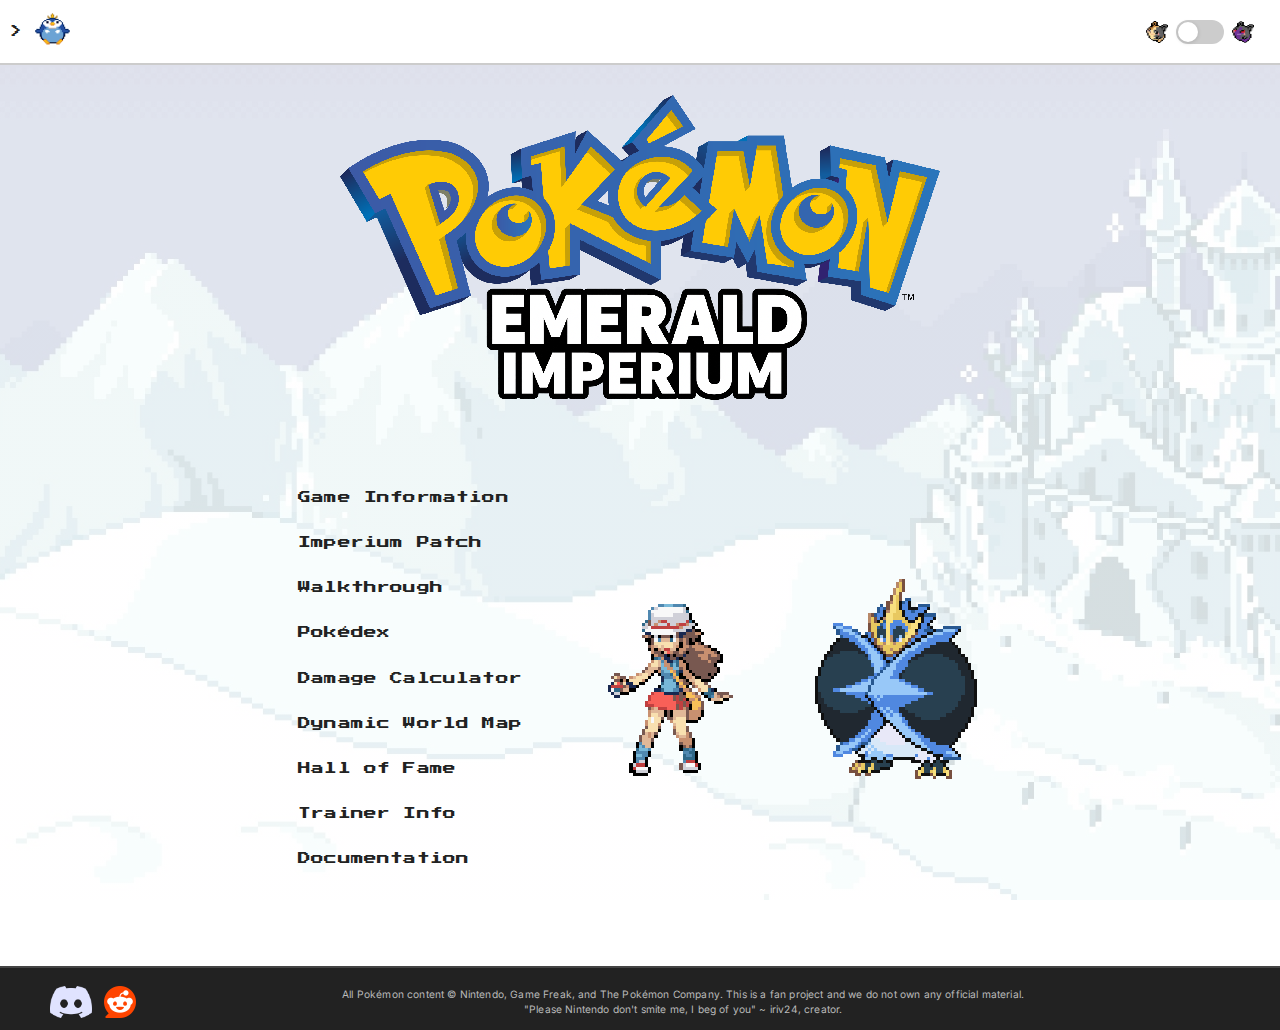
<file: index.html>
<!DOCTYPE html>
<html lang="en">
<head>
  
  <link href="https://fonts.googleapis.com/css2?family=Press+Start+2P&display=swap" rel="stylesheet">
  <!-- Favicon -->
  <link rel="icon" href="assets/images/double empleon icon.png" type="image/png">

<!-- Mobile and theme color -->
<meta name="theme-color" content="#3c9">

<!-- Social sharing (Open Graph) -->
  <meta property="og:title" content="Emerald Imperium">
  <meta property="og:description" content="A new adventure in Hoenn with Sinnoh leaders, new rivals, and more!">
  <meta property="og:image" content="https://www.emeraldimperium.info/assets/images/emerald_imperium_text_logo.png"> 
  <meta property="og:type" content="website">
  <meta property="og:url" content="https://www.emeraldimperium.info/"> 

  <!-- Twitter Card -->
  <meta name="twitter:card" content="summary_large_image">
  <meta name="twitter:title" content="Emerald Imperium">
  <meta name="twitter:description" content="A new adventure in Hoenn with Sinnoh leaders, new rivals, and more!">
  <meta name="twitter:image" content="https://www.emeraldimperium.info/assets/images/emerald_imperium_text_logo.png">

  <meta charset="UTF-8">
  <meta name="viewport" content="width=device-width, initial-scale=1">
  <title>Emerald Imperium</title>
  <link rel="stylesheet" href="css/styles.css">
  <link rel="stylesheet" href="css/dark.css">

</head>
<body>

  <!-- Header -->
  <header class="site-header">>
  <div class="pokeball-icon">
    <img src="assets/images/empoleon rolling sprite.gif" alt="Rolling Menu">
    <nav class="dropdown-menu">
      <a href="index.html">Home</a>
      <a href="game-info.html">Game Info</a>
      <a href="patch.html">Patch Application</a> 
      <a href="walkthrough.html" target="_blank" rel="noopener noreferrer">Walkthrough</a>
      <a href="https://dex.emeraldimperium.net/">Pokédex</a>
      <a href="https://hzla.github.io/Dynamic-Calc-Decomps/?data=55d895a19083b26c0c53&dmgGen=8&gen=8&types=6&noSwitch=1&evs=0" target="_blank" rel="noopener noreferrer">Damage Calculator</a>
      <a href="https://imperiummap.com/" target="_blank" rel="noopener noreferrer">World Map</a> 
      <a href="hall-of-fame.html">Hall of Fame</a> 
      <a href="https://docs.google.com/spreadsheets/d/1xS53gHRALXMNtYq1iQ2GDp4ITdbqmZZPVLs2hiUN9TY/edit?gid=1656384666#gid=1656384666" target="_blank" rel="noopener noreferrer">Trainers</a> <!-- Add link when available -->
      <a href="https://drive.google.com/drive/folders/1auRPBg8Ts50NByIskMy6b2XHnmNqIKtV" target="_blank" rel="noopener noreferrer">Documentation</a>
    </nav>
  </div>

  <div class="darkmode-toggle-container">
    <img src="assets/images/morpekolightsmall.png" alt="Light mode" class="toggle-icon toggle-icon-left">
    <label class="switch">
      <input type="checkbox" id="darkModeSlider">
      <span class="slider"></span>
    </label>
    <img src="assets/images/morpekodarksmall.png" alt="Dark mode" class="toggle-icon toggle-icon-right">
  </div>

</header>

  <!-- Main Content -->
  <main class="main-container">
    <img src="assets/images/emerald_imperium_text_logo.png" alt="Emerald Imperium Logo" class="logo">
  
    <div class="content-wrapper">
        <nav class="nav-links index-page-special">
            <ul>
              <li data-quote="Learn about the game!">
                  <span class="selector">
                    <span class="speech-bubble">Learn about the game!</span>
                  </span><a href="game-info.html">Game Information</a></li>
              <li data-quote="Learn how to play the newest version!">
                  <span class="selector">
                    <span class="speech-bubble">Learn how to play the newest version!</span>
                  </span><a href="patch.html">Imperium Patch</a></li>
              <li data-quote="Learn about how the Hoenn Route has changed!">
                  <span class="selector">
                    <span class="speech-bubble">Learn about how the Hoenn Route has changed!</span>
                  </span><a href="walkthrough.html">Walkthrough</a></li>
              <li data-quote="Provided by Kildemal!">
                  <span class="selector">
                    <span class="speech-bubble">Provided by Kildemal!</span>
                  </span><a href="https://dex.emeraldimperium.net/" target="_blank" rel="noopener noreferrer">Pokédex</a></li>
              <li data-quote="Compiled by hzla!">
                  <span class="selector">
                    <span class="speech-bubble">Compiled by <b>hzla!</b></span>
                  </span><a href="https://hzla.github.io/Dynamic-Calc-Decomps/?data=55d895a19083b26c0c53&dmgGen=8&gen=8&types=6&noSwitch=1&evs=0" target="_blank" rel="noopener noreferrer">Damage Calculator</a></li>
              <li data-quote="Created by Specker!">
                  <span class="selector">
                    <span class="speech-bubble">Created by <b>Specker</b>!</span>
                  </span><a href="https://imperiummap.com/" target="_blank" rel="noopener noreferrer">Dynamic World Map</a></li>
              <li data-quote="Hall of Fame? First of all buddy, You Will Never Defeat Guitarist Brian!">
                  <span class="selector">
                    <span class="speech-bubble">Hall of Fame? First of all buddy, You Will Never Defeat Guitarist Brian!</span>
                  </span><a href="hall-of-fame.html">Hall of Fame</a></li>
              <li data-quote="Let's see what devious teams my opponents have!">
                  <span class="selector">
                    <span class="speech-bubble">Let's see what devious teams my opponents have!</span>
                  </span><a href="https://docs.google.com/spreadsheets/d/1xS53gHRALXMNtYq1iQ2GDp4ITdbqmZZPVLs2hiUN9TY/edit?gid=1656384666#gid=1656384666" target="_blank" rel="noopener noreferrer">Trainer Info</a></li>
              <li data-quote="Are you really gonna read all that??">
                  <span class="selector">
                    <span class="speech-bubble">Are you really gonna read all that??</span>
                  </span><a href="https://drive.google.com/drive/folders/1auRPBg8Ts50NByIskMy6b2XHnmNqIKtV" target="_blank" rel="noopener noreferrer">Documentation</a></li>
            </ul>
          </nav>
          
  
          <div class="panel trainer-panel">
          </div>
          
          <div class="panel pokemon-panel">
          </div>
          
    </div>
  </main>
  

  <script src="js/script.js"></script>
  <script src="js/menu.js"></script>
  <script src="js/darkmode.js"></script>
    
  


<footer class="site-footer">
  <div class="footer-content">
    <div class="footer-social">
      <a href="https://discord.gg/JQtkfAWr" target="_blank" rel="noopener" aria-label="Discord">
        <img src="assets/images/social links/Discord-Symbol-Light Blurple.png" alt="Discord" class="footer-icon">
      </a>
      <a href="https://www.reddit.com/r/EmeraldImperium/" target="_blank" rel="noopener" aria-label="Reddit">
          <img src="assets/images/social links/Reddit_Icon_2Color.png" alt="Reddit" class="footer-icon">
      </a>
    </div>
    <div class="footer-disclaimer">
      All Pokémon content &copy; Nintendo, Game Freak, and The Pokémon Company. This is a fan project and we do not own any official material. <br>"Please Nintendo don't smite me, I beg of you" ~ iriv24, creator.
    </div>
  </div>
</footer>

</body>
</html>
</file>
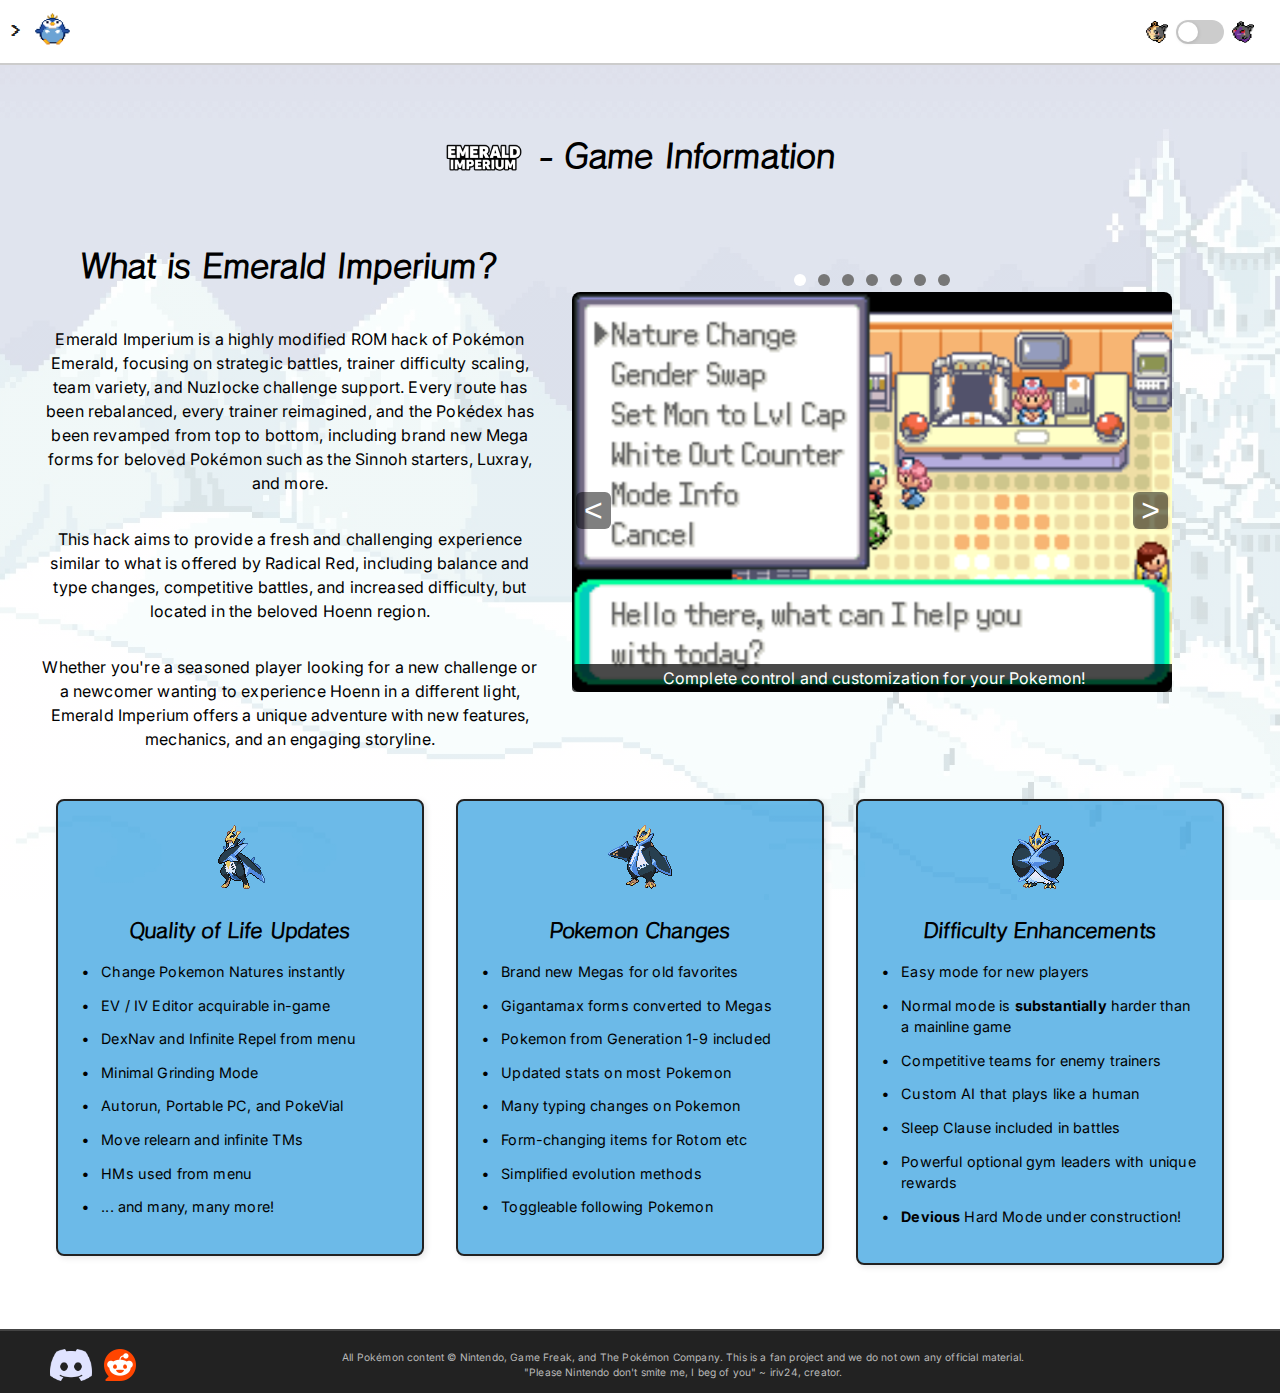
<file: game-info.html>
<!DOCTYPE html>
<html lang="en">
<head>
  <!-- Favicon -->
  <link rel="icon" href="assets/images/double empleon icon.png" type="image/png">

  <!-- Mobile and theme color -->
  <meta name="theme-color" content="#3c9">

  <!-- Social sharing (Open Graph) -->
  <meta property="og:title" content="Emerald Imperium">
  <meta property="og:description" content="A new adventure in Hoenn with Sinnoh leaders, new rivals, and more!">
  <meta property="og:image" content="https://www.emeraldimperium.info/assets/images/emerald_imperium_text_logo.png"> 
  <meta property="og:type" content="website">
  <meta property="og:url" content="https://www.emeraldimperium.info/"> 

  <!-- Twitter Card -->
  <meta name="twitter:card" content="summary_large_image">
  <meta name="twitter:title" content="Emerald Imperium">
  <meta name="twitter:description" content="A new adventure in Hoenn with Sinnoh leaders, new rivals, and more!">
  <meta name="twitter:image" content="https://www.emeraldimperium.info/assets/images/emerald_imperium_text_logo.png">

  <meta charset="UTF-8">
  <meta name="viewport" content="width=device-width, initial-scale=1">
  <title>Game Info - Emerald Imperium</title>

  <!-- Stylesheets -->
  <link rel="stylesheet" href="css/styles.css">
  <link rel="stylesheet" href="css/dark.css">

  <!-- Google Fonts: Inter -->
  <link href="https://fonts.googleapis.com/css2?family=Inter&display=swap" rel="stylesheet">

</head>
<body>
  
  <!-- Header -->
  <header class="site-header">>
  <div class="pokeball-icon">
    <img src="assets/images/empoleon rolling sprite.gif" alt="Rolling Menu">
    <nav class="dropdown-menu">
      <a href="index.html">Home</a>
      <a href="game-info.html">Game Info</a>
      <a href="patch.html">Patch Application</a> 
      <a href="walkthrough.html" target="_blank" rel="noopener noreferrer">Walkthrough</a>
      <a href="https://dex.emeraldimperium.net/" target="_blank" rel="noopener">Pokédex</a>
      <a href="https://hzla.github.io/Dynamic-Calc-Decomps/?data=imp13&dmgGen=8&gen=8&types=6&noSwitch=1&evs=0" target="_blank" rel="noopener">Damage Calculator</a>
      <a href="https://imperiummap.com/" target="_blank" rel="noopener">World Map</a> 
      <a href="hall-of-fame.html">Hall of Fame</a> 
      <a href="https://docs.google.com/spreadsheets/d/1A9iN3N2bZ8-0YCVrhfeZ0qo2runkbHd-HCgaH_TVyr4/edit?gid=769944276#gid=769944276" target="_blank" rel="noopener">Trainers</a> <!-- Add link when available -->
      <a href="https://drive.google.com/drive/folders/1auRPBg8Ts50NByIskMy6b2XHnmNqIKtV" target="_blank" rel="noopener noreferrer">Documentation</a>
    </nav>
  </div>

  <div class="darkmode-toggle-container">
    <img src="assets/images/morpekolightsmall.png" alt="Light mode" class="toggle-icon toggle-icon-left">
    <label class="switch">
      <input type="checkbox" id="darkModeSlider">
      <span class="slider"></span>
    </label>
    <img src="assets/images/morpekodarksmall.png" alt="Dark mode" class="toggle-icon toggle-icon-right">
  </div>

</header>

  <main class="game-info-page">
    <h1 class="patch-title"><img src="assets/images/emerald_imperium_ai_scaled_transparent.png" alt="Game Info Icon" class="page-title-icon"><strong>-  Game Information</strong></h1>
    <div class="top-row">
      <section class="intro-blurb">
        <h1>What is Emerald Imperium?</h1>
        <p>
          Emerald Imperium is a highly modified ROM hack of Pokémon Emerald, focusing on strategic battles,
          trainer difficulty scaling, team variety, and Nuzlocke challenge support. Every route has been rebalanced,
          every trainer reimagined, and the Pokédex has been revamped from top to bottom, including brand new Mega
          forms for beloved Pokémon such as the Sinnoh starters, Luxray, and more.
        </p>
        <p>
          This hack aims to provide a fresh and challenging experience similar to what is offered by Radical Red,
          including balance and type changes, competitive battles, and increased difficulty, but located in the beloved
          Hoenn region.
        </p>
        <p>
          Whether you're a seasoned player looking for a new challenge or a newcomer wanting to experience Hoenn in a
          different light, Emerald Imperium offers a unique adventure with new features, mechanics, and an engaging storyline.
        </p>
      </section>

      <section class="slideshow-section">
        <div class="slideshow-container">
          <div class="slideshow-dots"></div>
          <button class="slideshow-arrow left"><</button>
          <button class="slideshow-arrow right">></button>

          <div class="slide active">
            <img src="assets/images/gameinfoslides/slide1.png" alt="Screenshot showing new functionality">
            <div class="slide-caption">Complete control and customization for your Pokemon!</div>
          </div>

          <div class="slide">
            <img src="assets/images/gameinfoslides/slide2.png" alt="Screenshot of in-battle text and information">
            <div class="slide-caption">More in-battle information to help you play your best!</div>
          </div>

          <div class="slide">
            <img src="assets/images/gameinfoslides/slide3.png" alt="Screenshot showing generation 4 Gym Leaders">
            <div class="slide-caption">Battle additional traveling Gym leaders and rivals from outside of Hoenn!</div>
          </div>

          <div class="slide">
            <img src="assets/images/gameinfoslides/slide4.png" alt="Screenshot showing improved menu functionality">
            <div class="slide-caption">Use the Dexnav and other overworld tools to find your perfect team!</div>
          </div>

          <div class="slide">
            <img src="assets/images/gameinfoslides/slide5.png" alt="Screenshot showing new Mega Pokemon, Mega Luxray">
            <div class="slide-caption">Face stronger enemies with new Mega forms and more!</div>
          </div>

          <div class="slide">
            <img src="assets/images/gameinfoslides/slide6.png" alt="Screenshot showing overworld sprites">
            <div class="slide-caption">Overworld and Following sprites for all Pokemon!</div>
          </div>

          <div class="slide">
            <img src="assets/images/gameinfoslides/slide7.png" alt="Screenshot new mega evolution in battle">
            <div class="slide-caption">Use your own strong megas against all sorts of regional forms!</div>
          </div>
  
        </div>
      </section>
    </div>

    <div class="bottom-row">
      <section>
        <img src="assets/images/pokemon/fast empo.png" alt="Quality of Life Icon">
        <h3>Quality of Life Updates</h3>
        <ul>
          <li>Change Pokemon Natures instantly</li>
          <li>EV / IV Editor acquirable in-game</li>
          <li>DexNav and Infinite Repel from menu</li>
          <li>Minimal Grinding Mode</li>
          <li>Autorun, Portable PC, and PokeVial</li>
          <li>Move relearn and infinite TMs</li>
          <li>HMs used from menu</li>
          <li>... and many, many more!</li>
        </ul>
      </section>
      <section>
        <img src="assets/images/pokemon/normal empo.png" alt="Pokemon Icon">
        <h3>Pokemon Changes</h3>
        <ul>
          <li>Brand new Megas for old favorites</li>
          <li>Gigantamax forms converted to Megas</li>
          <li>Pokemon from Generation 1-9 included</li>
          <li>Updated stats on most Pokemon</li>
          <li>Many typing changes on Pokemon</li>
          <li>Form-changing items for Rotom etc</li>
          <li>Simplified evolution methods</li>
          <li>Toggleable following Pokemon</li>
        </ul>
      </section>
      <section>
        <img src="assets/images/pokemon/round empo.png" alt="Difficulty Icon">
        <h3>Difficulty Enhancements</h3>
        <ul>
          <li>Easy mode for new players</li>
          <li>Normal mode is <b>substantially</b> harder than a mainline game</li>
          <li>Competitive teams for enemy trainers</li>
          <li>Custom AI that plays like a human</li>
          <li>Sleep Clause included in battles</li>
          <li>Powerful optional gym leaders with unique rewards</li>
          <li><b>Devious</b> Hard Mode under construction!</li>
        </ul>
      </section>
    </div>
  </main>

  <script src="js/slideshow.js"></script>
  <script src="js/menu.js"></script>
  <script src="js/darkmode.js"></script>
  <script src="js/script.js"></script>

<footer class="site-footer">
  <div class="footer-content">
    <div class="footer-social">
      <a href="https://discord.gg/kKVpPndTwG" target="_blank" rel="noopener" aria-label="Discord">
        <img src="assets/images/social links/Discord-Symbol-Light Blurple.png" alt="Discord" class="footer-icon">
      </a>
      <a href="https://www.reddit.com/r/EmeraldImperium/" target="_blank" rel="noopener" aria-label="Reddit">
          <img src="assets/images/social links/Reddit_Icon_2Color.png" alt="Reddit" class="footer-icon">
      </a>
    </div>
    <div class="footer-disclaimer">
      All Pokémon content &copy; Nintendo, Game Freak, and The Pokémon Company. This is a fan project and we do not own any official material. <br>"Please Nintendo don't smite me, I beg of you" ~ iriv24, creator.
    </div>
  </div>
</footer>

</body>
</html>
</file>
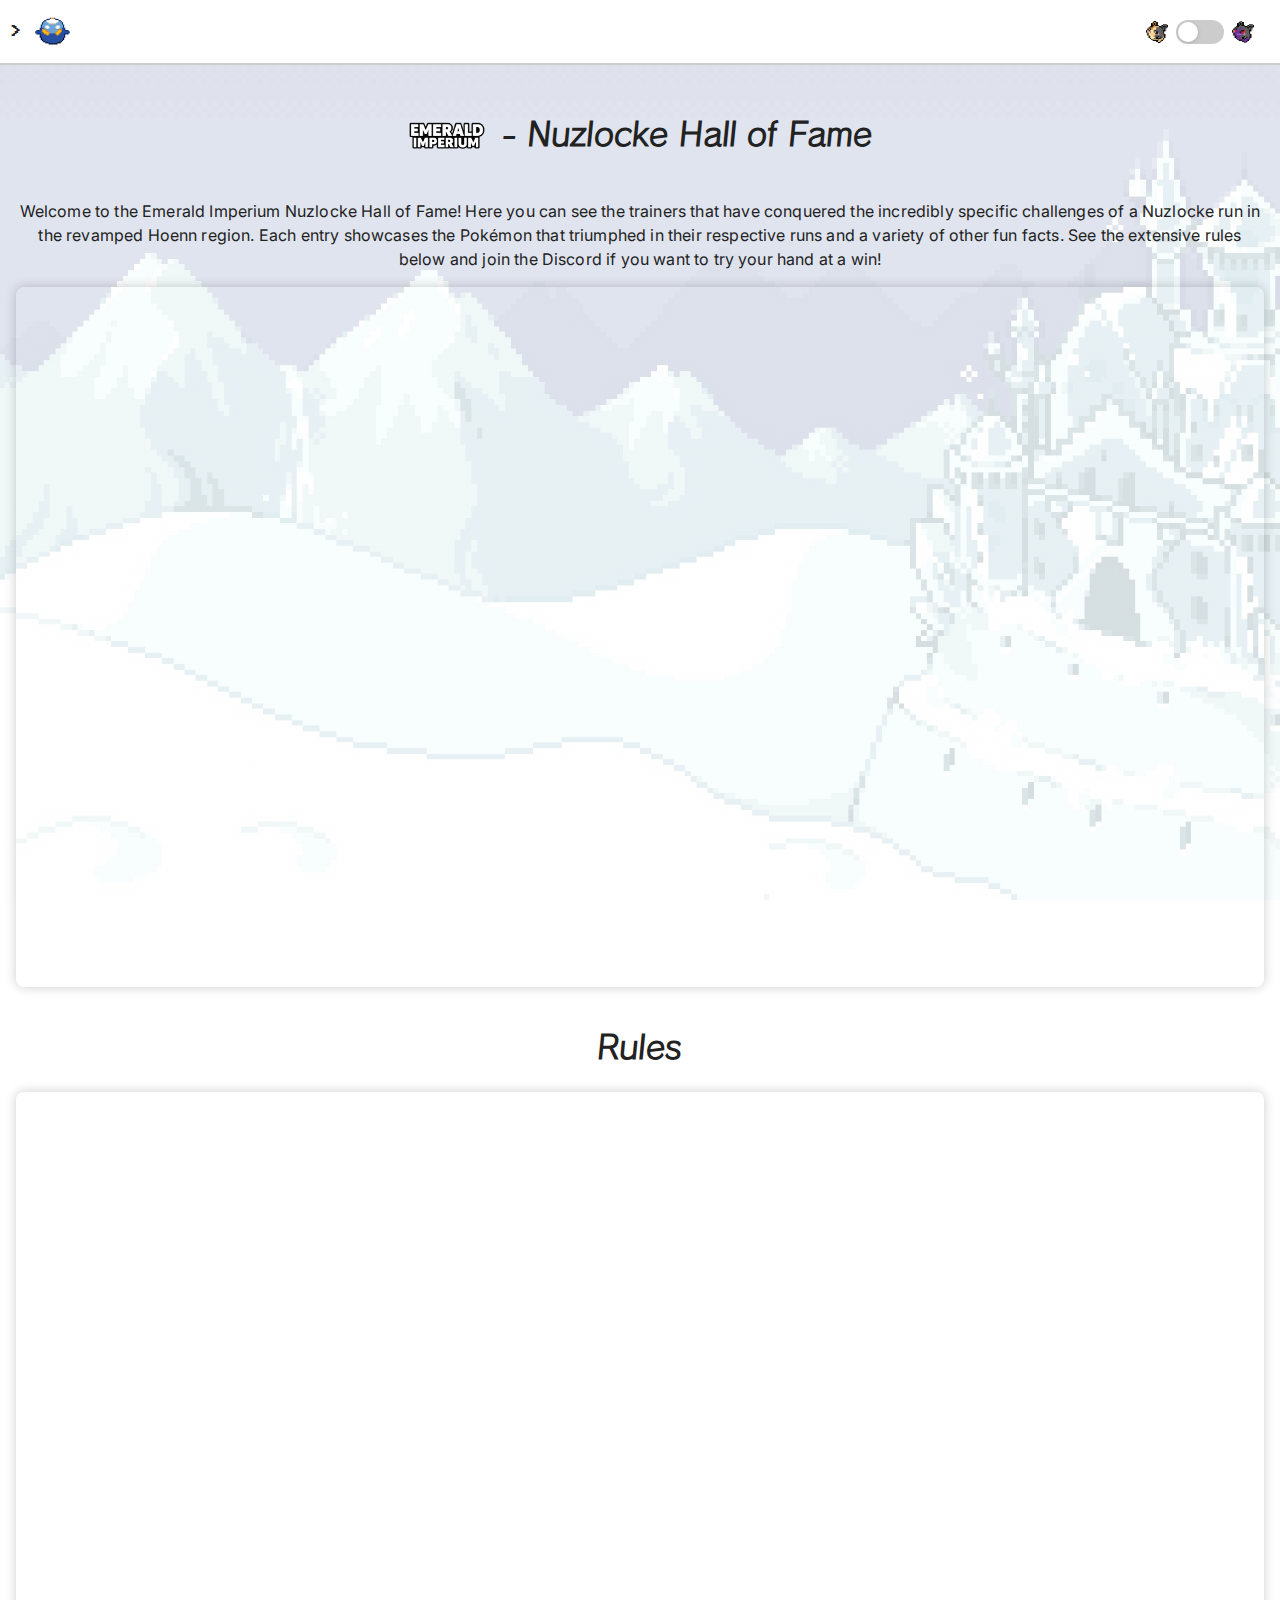
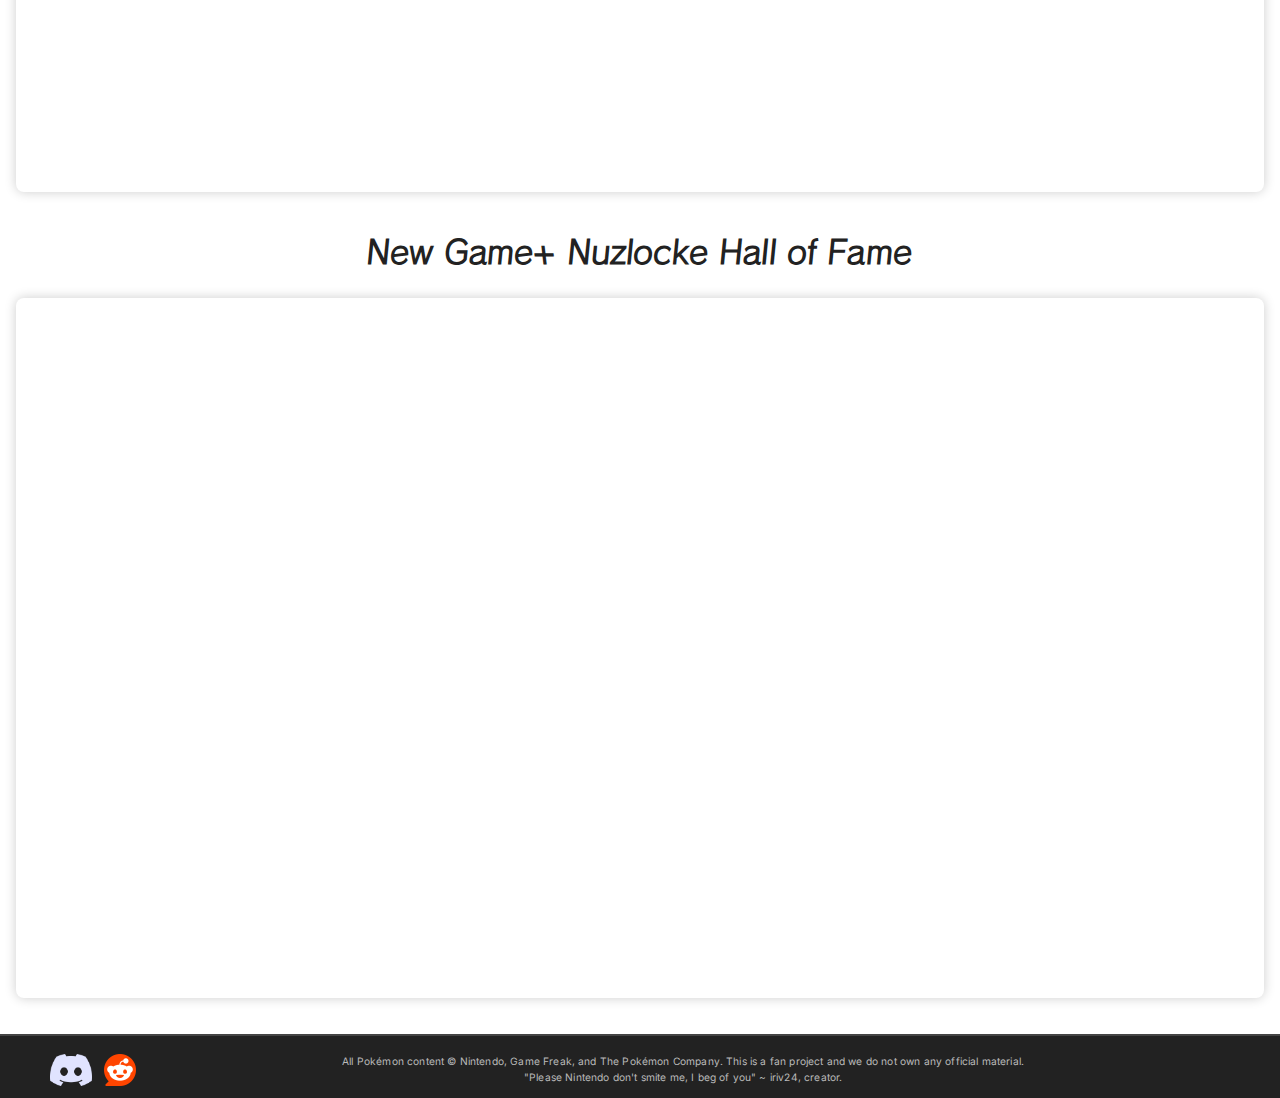
<file: hall-of-fame.html>
<!DOCTYPE html>

<html lang="en">
<head>
  <meta charset="UTF-8" />
  <meta name="viewport" content="width=device-width, initial-scale=1" />
  <title>Hall of Fame - Emerald Imperium</title>

  <!-- Social sharing (Open Graph) -->
  <meta property="og:title" content="Emerald Imperium">
  <meta property="og:description" content="A new adventure in Hoenn with Sinnoh leaders, new rivals, and more!">
  <meta property="og:image" content="https://www.emeraldimperium.info/assets/images/emerald_imperium_text_logo.png"> 
  <meta property="og:type" content="website">
  <meta property="og:url" content="https://www.emeraldimperium.info/"> 

  <!-- Twitter Card -->
  <meta name="twitter:card" content="summary_large_image">
  <meta name="twitter:title" content="Emerald Imperium">
  <meta name="twitter:description" content="A new adventure in Hoenn with Sinnoh leaders, new rivals, and more!">
  <meta name="twitter:image" content="https://www.emeraldimperium.info/assets/images/emerald_imperium_text_logo.png">


  <link rel="stylesheet" href="css/styles.css" />
  <link rel="stylesheet" href="css/dark.css" />
  <style>
    /* Optional: style the iframe container */
    .hof-page {
      max-width: 1600px;
      margin: 2rem auto;
      padding: 0 1rem;
      text-align: center;
      font-family: 'Press Start 2P', sans-serif;
    }
    iframe {
      width: 100%;
      height: 700px;
      border: none;
      box-shadow: 0 0 12px rgba(0,0,0,0.2);
      border-radius: 8px;
    }
  </style>
</head>
<body>

  <!-- Header -->
  <header class="site-header">>
  <div class="pokeball-icon">
    <img src="assets/images/empoleon rolling sprite.gif" alt="Rolling Menu">
    <nav class="dropdown-menu">
      <a href="index.html">Home</a>
      <a href="game-info.html">Game Info</a>
      <a href="patch.html">Patch Application</a> 
      <a href="walkthrough.html" target="_blank" rel="noopener noreferrer">Walkthrough</a>
      <a href="https://dex.emeraldimperium.net/" target="_blank" rel="noopener">Pokédex</a>
      <a href="https://hzla.github.io/Dynamic-Calc-Decomps/?data=imp13&dmgGen=8&gen=8&types=6&noSwitch=1&evs=0" target="_blank" rel="noopener">Damage Calculator</a>
      <a href="https://imperiummap.com/" target="_blank" rel="noopener">World Map</a> 
      <a href="hall-of-fame.html">Hall of Fame</a> 
      <a href="https://docs.google.com/spreadsheets/d/1A9iN3N2bZ8-0YCVrhfeZ0qo2runkbHd-HCgaH_TVyr4/edit?gid=769944276#gid=769944276" target="_blank" rel="noopener">Trainers</a> <!-- Add link when available -->
      <a href="https://drive.google.com/drive/folders/1auRPBg8Ts50NByIskMy6b2XHnmNqIKtV" target="_blank" rel="noopener noreferrer">Documentation</a>
    </nav>
  </div>

  <div class="darkmode-toggle-container">
    <img src="assets/images/morpekolightsmall.png" alt="Light mode" class="toggle-icon toggle-icon-left">
    <label class="switch">
      <input type="checkbox" id="darkModeSlider">
      <span class="slider"></span>
    </label>
    <img src="assets/images/morpekodarksmall.png" alt="Dark mode" class="toggle-icon toggle-icon-right">
  </div>

</header>

  <!-- Main content -->
  <main class="hof-page">
    <h1 class="patch-title"><img src="assets/images/emerald_imperium_ai_scaled_transparent.png" alt="Game Info Icon" class="page-title-icon"><strong>-  Nuzlocke Hall of Fame</strong></h1>
    <p>Welcome to the Emerald Imperium Nuzlocke Hall of Fame! Here you can see the trainers that have conquered the 
        incredibly specific challenges of a Nuzlocke run in the revamped Hoenn region. 
        Each entry showcases the Pokémon that triumphed in their respective runs and a variety of other fun facts. 
        See the extensive rules below and join the Discord if you want to try your hand at a win!</p>
    <iframe src="https://docs.google.com/spreadsheets/d/e/2PACX-1vScaVs4lEaV-vcul-VcquWFh0Ar6zRKKz2Tl9TQ9G2RIhyK-NE_uJYyEfvruY7RIzt9tzapKS5LbXwR/pubhtml?gid=1382646055&amp;single=true&amp;widget=true&amp;headers=false"></iframe>
  </main>

  <main class="hof-page">
    <h1>Rules</h1>
    <iframe src="https://docs.google.com/spreadsheets/d/e/2PACX-1vScaVs4lEaV-vcul-VcquWFh0Ar6zRKKz2Tl9TQ9G2RIhyK-NE_uJYyEfvruY7RIzt9tzapKS5LbXwR/pubhtml?gid=636490055&amp;single=true&amp;widget=true&amp;headers=false"></iframe>
    </main>

    <main class="hof-page">
    <h1>New Game+ Nuzlocke Hall of Fame</h1>
    <iframe src="https://docs.google.com/spreadsheets/d/e/2PACX-1vScaVs4lEaV-vcul-VcquWFh0Ar6zRKKz2Tl9TQ9G2RIhyK-NE_uJYyEfvruY7RIzt9tzapKS5LbXwR/pubhtml?gid=1835381881&single=true"></iframe>
    </main>

  <!-- Footer -->
  <footer class="site-footer">
  <div class="footer-content">
    <div class="footer-social">
      <a href="https://discord.gg/JQtkfAWr" target="_blank" rel="noopener" aria-label="Discord">
        <img src="assets/images/social links/Discord-Symbol-Light Blurple.png" alt="Discord" class="footer-icon">
      </a>
      <a href="https://www.reddit.com/r/EmeraldImperium/" target="_blank" rel="noopener" aria-label="Reddit">
          <img src="assets/images/social links/Reddit_Icon_2Color.png" alt="Reddit" class="footer-icon">
      </a>
    </div>
    <div class="footer-disclaimer">
      All Pokémon content &copy; Nintendo, Game Freak, and The Pokémon Company. This is a fan project and we do not own any official material. <br>"Please Nintendo don't smite me, I beg of you" ~ iriv24, creator.
    </div>
  </div>
</footer>

  <script src="js/hof.js"></script>
<script src="js/darkmode.js"></script>
<script src="js/menu.js"></script>

</body>
</html>
</file>
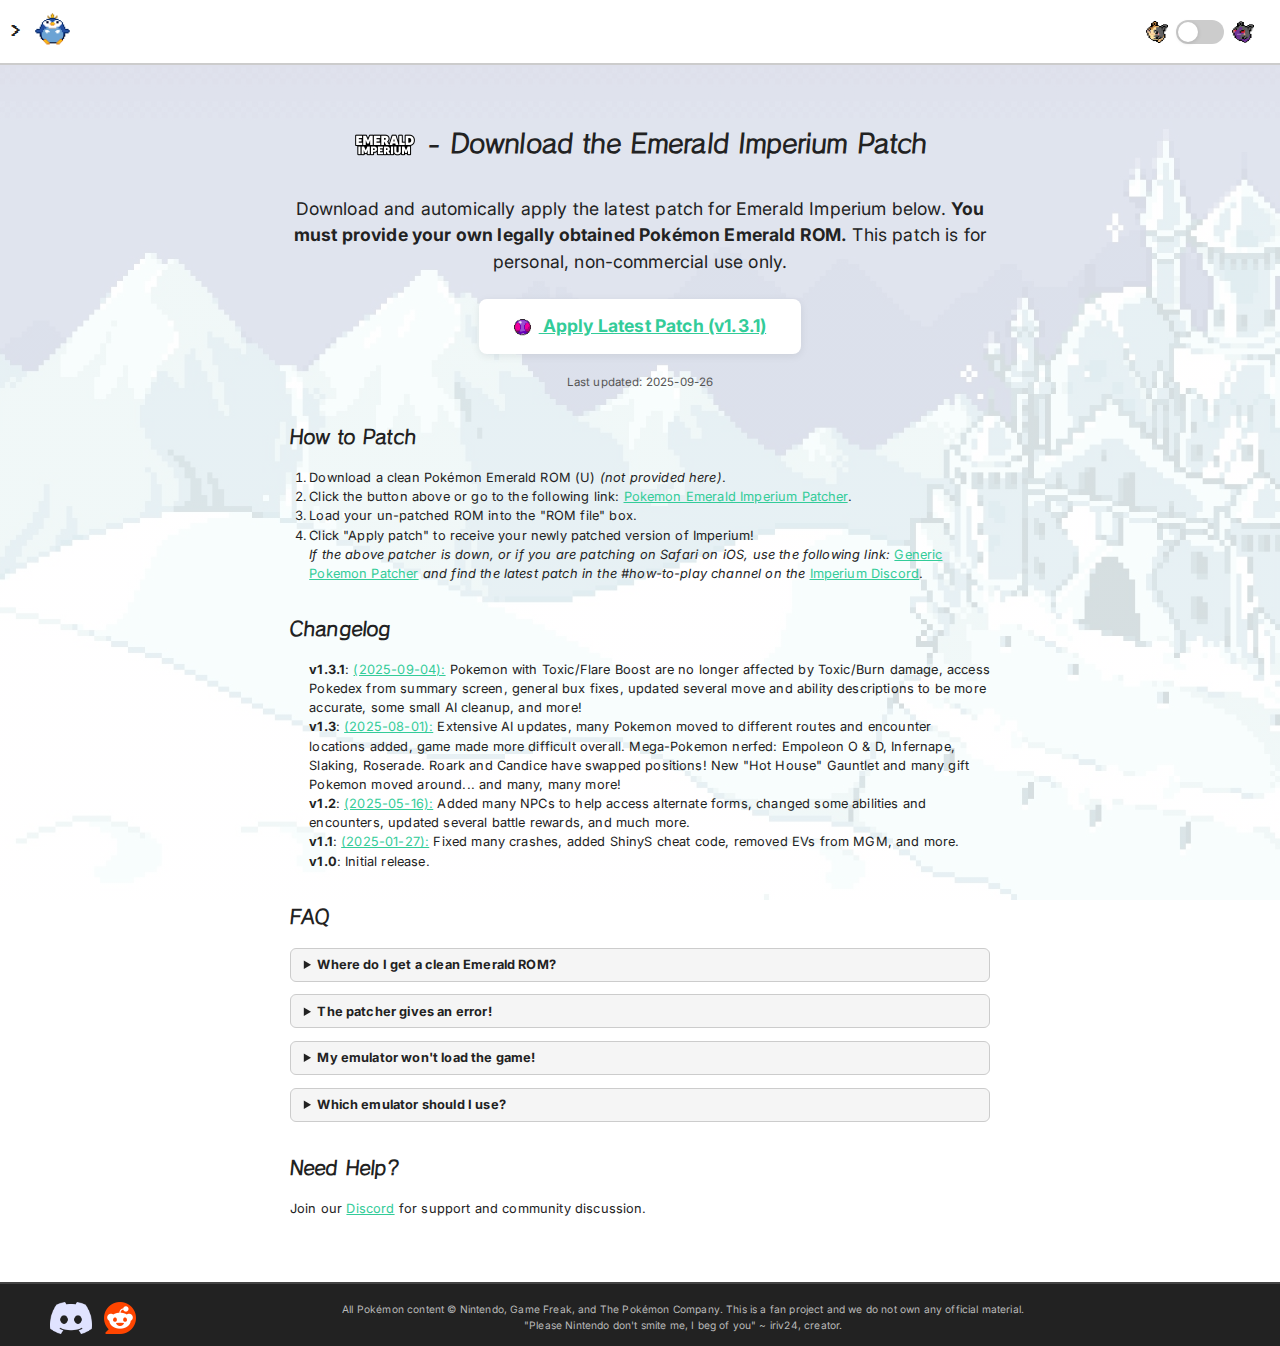
<file: patch.html>
<!DOCTYPE html>
<html lang="en">
<head>

  <!-- Favicon -->
  <link rel="icon" href="assets/images/double empleon icon.png" type="image/png">

  <!-- Mobile and theme color -->
  <meta name="theme-color" content="#3c9">

  <!-- Social sharing (Open Graph) -->
  <meta property="og:title" content="Emerald Imperium">
  <meta property="og:description" content="A new adventure in Hoenn with Sinnoh leaders, new rivals, and more!">
  <meta property="og:image" content="https://www.emeraldimperium.info/assets/images/emerald_imperium_text_logo.png"> 
  <meta property="og:type" content="website">
  <meta property="og:url" content="https://www.emeraldimperium.info/"> 

  <!-- Twitter Card -->
  <meta name="twitter:card" content="summary_large_image">
  <meta name="twitter:title" content="Emerald Imperium">
  <meta name="twitter:description" content="A new adventure in Hoenn with Sinnoh leaders, new rivals, and more!">
  <meta name="twitter:image" content="https://www.emeraldimperium.info/assets/images/emerald_imperium_text_logo.png">

  <meta charset="UTF-8">
  <meta name="viewport" content="width=device-width, initial-scale=1">
  <title>Patch - Emerald Imperium</title>

  <!-- Stylesheets -->
  <link rel="stylesheet" href="css/patch.css">
  <link rel="stylesheet" href="css/styles.css">
  <link rel="stylesheet" href="css/dark.css">

  <!-- Google Fonts: Inter -->
  <link href="https://fonts.googleapis.com/css2?family=Inter&display=swap" rel="stylesheet">

</head>
<body>
  <!-- Header -->
  <header class="site-header">>
  <div class="pokeball-icon">
    <img src="assets/images/empoleon rolling sprite.gif" alt="Rolling Menu">
    <nav class="dropdown-menu">
      <a href="index.html">Home</a>
      <a href="game-info.html">Game Info</a>
      <a href="patch.html">Patch Application</a> 
      <a href="walkthrough.html" target="_blank" rel="noopener noreferrer">Walkthrough</a>
      <a href="https://dex.emeraldimperium.net/" target="_blank" rel="noopener">Pokédex</a>
      <a href="https://hzla.github.io/Dynamic-Calc-Decomps/?data=imp13&dmgGen=8&gen=8&types=6&noSwitch=1&evs=0" target="_blank" rel="noopener">Damage Calculator</a>
      <a href="https://imperiummap.com/" target="_blank" rel="noopener">World Map</a> 
      <a href="hall-of-fame.html">Hall of Fame</a> 
      <a href="https://docs.google.com/spreadsheets/d/1qeKStZPzAbHXXwK48EIUbRWvNtRazYtkxKzwmfx_528/edit?gid=0#gid=0" target="_blank" rel="noopener">Trainers</a>
      <a href="https://drive.google.com/drive/folders/1auRPBg8Ts50NByIskMy6b2XHnmNqIKtV" target="_blank" rel="noopener noreferrer">Documentation</a>
    </nav>
  </div>

  <div class="darkmode-toggle-container">
    <img src="assets/images/morpekolightsmall.png" alt="Light mode" class="toggle-icon toggle-icon-left">
    <label class="switch">
      <input type="checkbox" id="darkModeSlider">
      <span class="slider"></span>
    </label>
    <img src="assets/images/morpekodarksmall.png" alt="Dark mode" class="toggle-icon toggle-icon-right">
  </div>

</header>

  <main class="patch-page">
    <h1 class="patch-title"><img src="assets/images/emerald_imperium_ai_scaled_transparent.png" alt="Game Info Icon" class="page-title-icon"><strong>-  Download the Emerald Imperium Patch</strong></h1>
    <p class="patch-blurb">
      Download and automically apply the latest patch for Emerald Imperium below. <strong>You must provide your own legally obtained Pokémon Emerald ROM.</strong> This patch is for personal, non-commercial use only.
    </p>
    <div class="patch-download-section">
      <a href="https://danayatsuta.github.io/emerald-imperium-patcher/" class="patch-download-btn" download>
        <img src="assets/images/pokeball.png" alt="" style="height:1em;vertical-align:middle;margin-right:8px;">
        Apply Latest Patch (v1.3.1)
      </a>
      <p class="patch-version-note">Last updated: 2025-09-26</p>
    </div>
    <section class="patch-instructions">
      <h2>How to Patch</h2>
      <ol>
        <li>Download a clean Pokémon Emerald ROM (U) <em>(not provided here)</em>.</li>
        <li>Click the button above or go to the following link: <a href="https://danayatsuta.github.io/emerald-imperium-patcher/" target="_blank">Pokemon Emerald Imperium Patcher</a>.</li>
        <li>Load your un-patched ROM into the "ROM file" box.</li>
        <li>Click "Apply patch" to receive your newly patched version of Imperium!</li>
        <i>If the above patcher is down, or if you are patching on Safari on iOS, use the following link:</i>
        <a href="https://hack64.net/tools/patcher.php" target="_blank">Generic Pokemon Patcher</a><i> and find the latest patch in the #how-to-play channel on the</i> <a href="https://discord.gg/JQtkfAWr" target="_blank">Imperium Discord</a>.
      </ol>
    </section>
    <section class="patch-changelog">
      <h2>Changelog</h2>
      <ul>
        <li><strong>v1.3.1</strong>: <a href="https://docs.google.com/document/d/1i9F9Zmz26hDFWPadiPN_RWBV6xhJrWNbtGX6JFRaNDc/edit?tab=t.0">(2025-09-04):</a> Pokemon with Toxic/Flare Boost are no longer affected by Toxic/Burn damage, access Pokedex from summary screen, general bux fixes, updated several move and ability descriptions to be more accurate, some small AI cleanup, and more!</li>
        <li><strong>v1.3</strong>: <a href="https://docs.google.com/document/d/1IltsSkrEuQs3ziMz3lfBYOzkfinXsyBFmXPntmXmQ4Y/edit?tab=t.0">(2025-08-01):</a> Extensive AI updates, many Pokemon moved to different routes and encounter locations added, game made more difficult overall. Mega-Pokemon nerfed: Empoleon O & D, Infernape, Slaking, Roserade. Roark and Candice have swapped positions! New "Hot House" Gauntlet and many gift Pokemon moved around... and many, many more!</li>
        <li><strong>v1.2</strong>: <a href="https://docs.google.com/document/d/1lNrYT4HkO17N7BDCIwLNdx9zqb1vzHVaGSrbfo86jLo/edit?tab=t.0">(2025-05-16):</a> Added many NPCs to help access alternate forms, changed some abilities and encounters, updated several battle rewards, and much more.</li>
        <li><strong>v1.1</strong>: <a href="https://docs.google.com/document/d/1-B8aJsiybt1LJvUOsQFHtcjGVesLu0YQA_cNsrYpJhg/edit?tab=t.0">(2025-01-27):</a> Fixed many crashes, added ShinyS cheat code, removed EVs from MGM, and more.</li>
        <li><strong>v1.0</strong>: Initial release.</li>
      </ul>
    </section>
    <section class="patch-faq">
      <h2>FAQ</h2>
      <details>
        <summary>Where do I get a clean Emerald ROM?</summary>
        <p>We cannot provide ROMs. Please dump your own cartridge or use a legal backup.</p>
        <p>If you were to search on Google for this material, you would need to search for something called "Pokemon Emerald (TrashMan)" but we don't know how to get that.</p>
      </details>
      <details>
        <summary>The patcher gives an error!</summary>
        <p>Make sure your ROM is a clean, unmodified Pokémon Emerald (U)(TrashMan). Check the file extension and try redownloading.</p>
      </details>
      <details>
        <summary>My emulator won't load the game!</summary>
        <p>Try a different emulator, or check that you patched the ROM correctly. Some emulators require specific settings for ROM hacks.</p>
        <p>Some users have reported issues using MyBoy, Visual Boy Advance, and Delta emulators. While these are popular choices, they may cause crashes with Emerald Imperium. Feel free to try them, but the emulators listed below are recommended for the best experience.</p>
      </details>
      <details>
        <summary>Which emulator should I use?</summary>
        <p><a href="https://mgba.io/downloads.html">mGBA</a> is a highly accurate and feature-rich emulator with excellent performance.</p>
        <p><a href="https://www.retroarch.com/">RetroArch</a> is a multi-system emulator with an mGBA core that is recommended.</p>
        <p>iOS users should also use the <a href="https://www.retroarch.com/">RetroArch</a> emulator with an mGBA core.</p>
        <p>Android players can use <a href="https://www.retroarch.com/">RetroArch</a> or <a href="https://play.google.com/store/apps/details?id=it.dbtecno.pizzaboygba">Pizzaboy</a>, <a href="https://play.google.com/store/apps/details?id=com.swordfish.lemuroid">Lemuroid</a>, or <a href="https://play.google.com/store/apps/details?id=com.evolemotion.fullroid">FullRoid</a> for best performance.</p>
      </details>
    </section>
    <section class="patch-support">
      <h2>Need Help?</h2>
      <p>Join our <a href="https://discord.gg/JQtkfAWr" target="_blank">Discord</a> for support and community discussion.</p>
    </section>
  </main>

  <script src="js/menu.js"></script>
  <script src="js/darkmode.js"></script>
  <script src="js/script.js"></script>

<footer class="site-footer">
  <div class="footer-content">
    <div class="footer-social">
      <a href="https://discord.gg/JQtkfAWr" target="_blank" rel="noopener" aria-label="Discord">
        <img src="assets/images/social links/Discord-Symbol-Light Blurple.png" alt="Discord" class="footer-icon">
      </a>
      <a href="https://www.reddit.com/r/EmeraldImperium/" target="_blank" rel="noopener" aria-label="Reddit">
          <img src="assets/images/social links/Reddit_Icon_2Color.png" alt="Reddit" class="footer-icon">
      </a>
    </div>
    <div class="footer-disclaimer">
      All Pokémon content &copy; Nintendo, Game Freak, and The Pokémon Company. This is a fan project and we do not own any official material. <br>"Please Nintendo don't smite me, I beg of you" ~ iriv24, creator.
    </div>
  </div>
</footer>

</body>
</html>
</file>
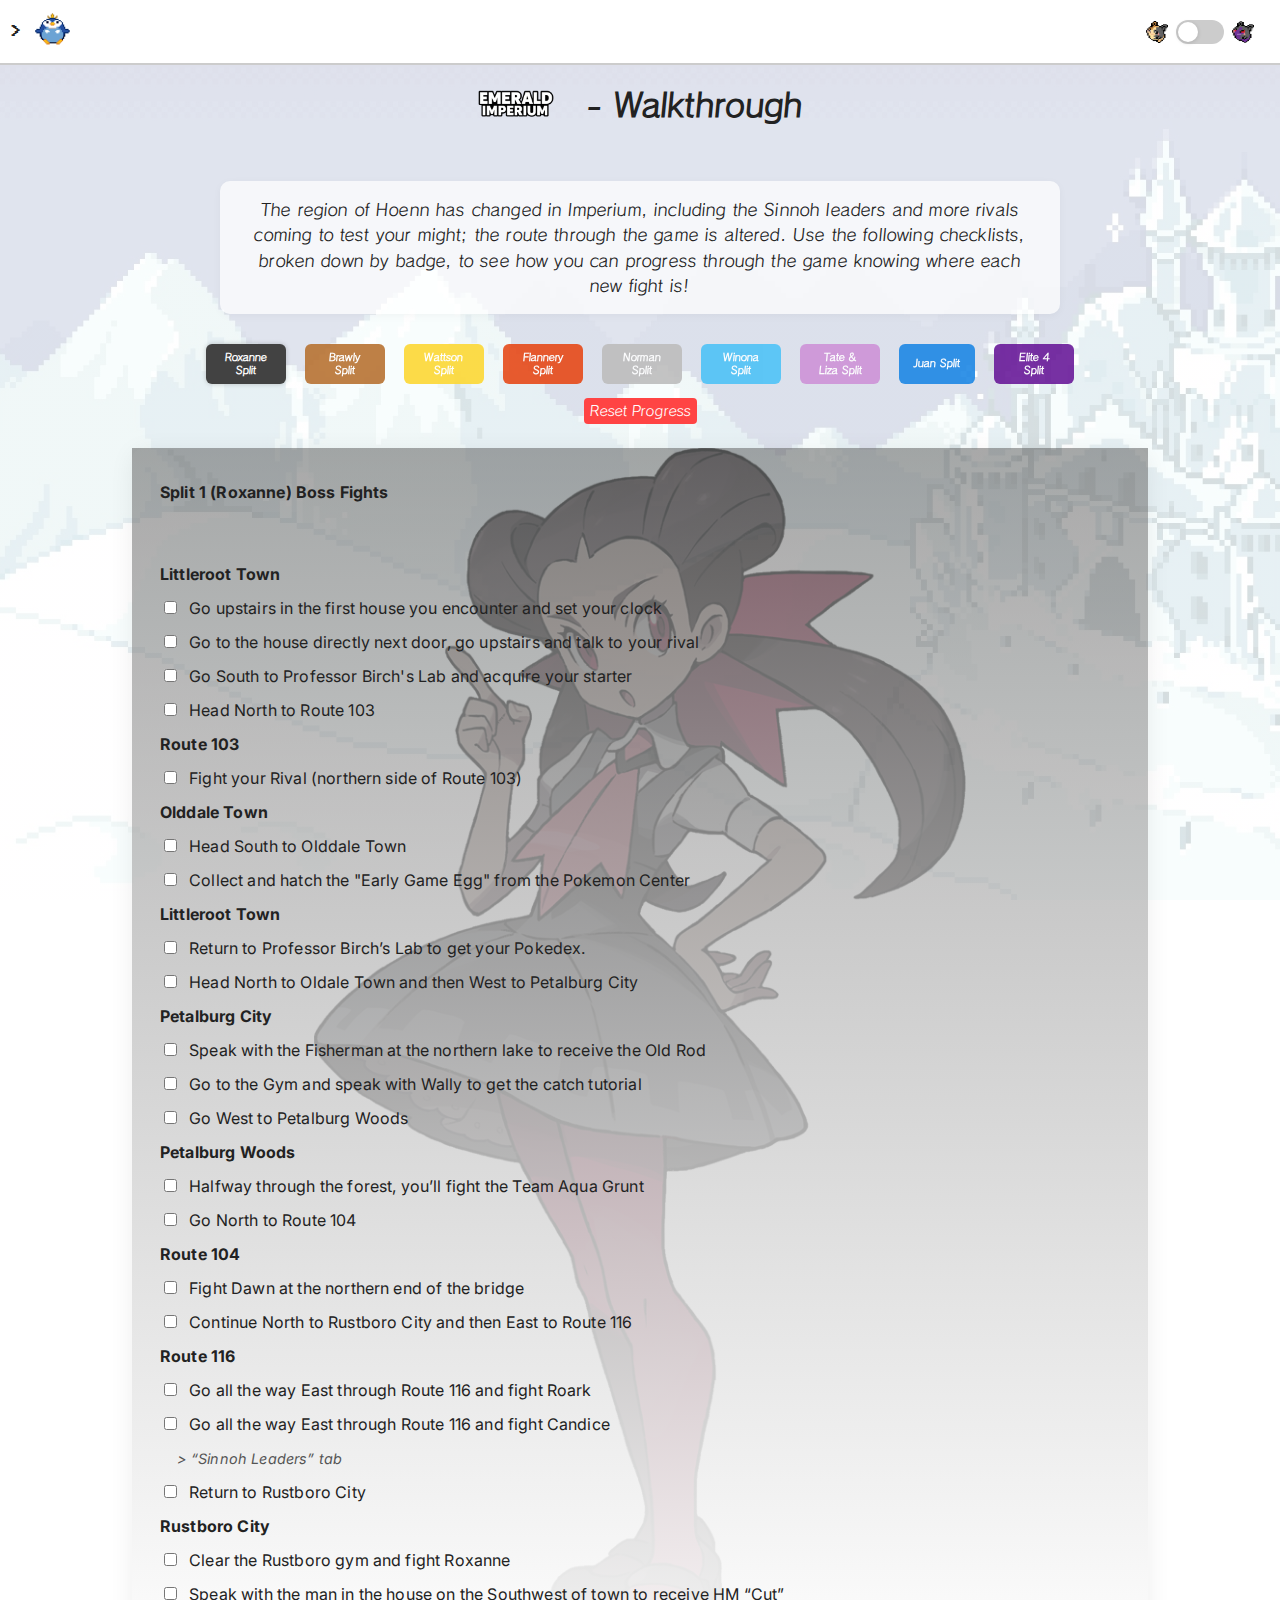
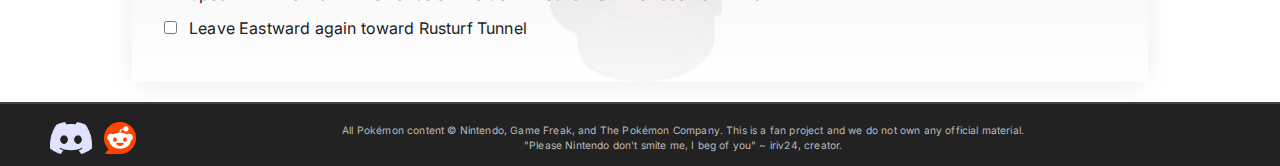
<file: walkthrough.html>
<!DOCTYPE html>
<html lang="en">
<head>

<!-- Favicon -->
<link rel="icon" href="assets/images/double empleon icon.png" type="image/png">

<!-- Mobile and theme color -->
<meta name="theme-color" content="#3c9">

<!-- Social sharing (Open Graph) -->
<meta property="og:title" content="Emerald Imperium">
<meta property="og:description" content="A new adventure in Hoenn with Sinnoh leaders, new rivals, and more!">
<meta property="og:image" content="https://www.emeraldimperium.info/assets/images/emerald_imperium_text_logo.png"> 
<meta property="og:type" content="website">
<meta property="og:url" content="https://www.emeraldimperium.info/"> 

<!-- Twitter Card -->
<meta name="twitter:card" content="summary_large_image">
<meta name="twitter:title" content="Emerald Imperium">
<meta name="twitter:description" content="A new adventure in Hoenn with Sinnoh leaders, new rivals, and more!">
<meta name="twitter:image" content="https://www.emeraldimperium.info/assets/images/emerald_imperium_text_logo.png">

<meta charset="UTF-8">
<meta name="viewport" content="width=device-width, initial-scale=1">
<title>Walkthrough - Emerald Imperium</title>

<link rel="stylesheet" href="css/styles.css">
<link rel="stylesheet" href="css/dark.css">
<link rel="stylesheet" href="css/walkthroughstyles.css">

<link href="https://fonts.googleapis.com/css2?family=Montserrat:wght@400;700&display=swap" rel="stylesheet">
</head>
<body>

<!-- Header -->
<header class="site-header">>
<div class="pokeball-icon">
<img src="assets/images/empoleon rolling sprite.gif" alt="Rolling Menu">
<nav class="dropdown-menu">
<a href="index.html">Home</a>
<a href="game-info.html">Game Info</a>
<a href="patch.html">Patch Application</a> 
<a href="walkthrough.html" target="_blank" rel="noopener noreferrer">Walkthrough</a>
<a href="https://dex.emeraldimperium.net/" target="_blank" rel="noopener">Pokédex</a>
<a href="https://hzla.github.io/Dynamic-Calc-Decomps/?data=imp13&dmgGen=8&gen=8&types=6&noSwitch=1&evs=0" target="_blank" rel="noopener">Damage Calculator</a>
<a href="https://imperiummap.com/" target="_blank" rel="noopener">World Map</a> 
<a href="hall-of-fame.html">Hall of Fame</a> 
<a href="https://docs.google.com/spreadsheets/d/1A9iN3N2bZ8-0YCVrhfeZ0qo2runkbHd-HCgaH_TVyr4/edit?gid=769944276#gid=769944276" target="_blank" rel="noopener">Trainers</a>
<a href="https://drive.google.com/drive/folders/1auRPBg8Ts50NByIskMy6b2XHnmNqIKtV" target="_blank" rel="noopener noreferrer">Documentation</a>
</nav>
</div>

<div class="darkmode-toggle-container">
<img src="assets/images/morpekolightsmall.png" alt="Light mode" class="toggle-icon toggle-icon-left">
<label class="switch">
<input type="checkbox" id="darkModeSlider">
<span class="slider"></span>
</label>
<img src="assets/images/morpekodarksmall.png" alt="Dark mode" class="toggle-icon toggle-icon-right">
</div>

</header>

<main class="patch-page">

<h1 class="patch-title"><img src="assets/images/emerald_imperium_ai_scaled_transparent.png" alt="Game Info Icon" class="page-title-icon">-  Walkthrough</h1>
<div class="walkthrough-intro">
The region of Hoenn has changed in Imperium, including the Sinnoh leaders and more rivals coming to test your might; the route through the game is altered. Use the following checklists, broken down by badge, to see how you can progress through the game knowing where each new fight is!
</div>

<div class="tab-container">
<button class="tab-button roxanne-tab active" data-tab="roxanne">Roxanne Split</button>
<button class="tab-button brawly-tab" data-tab="brawly">Brawly Split</button>
<button class="tab-button wattson-tab" data-tab="wattson">Wattson Split</button>
<button class="tab-button flannery-tab" data-tab="flannery">Flannery Split</button>
<button class="tab-button norman-tab" data-tab="norman">Norman Split</button>
<button class="tab-button winona-tab" data-tab="winona">Winona Split</button>
<button class="tab-button tate-tab" data-tab="tate">Tate & Liza Split</button>
<button class="tab-button juan-tab" data-tab="juan">Juan Split</button>
<button class="tab-button elite-tab" data-tab="elite">Elite 4 Split</button>
</div>

<div class="reset-container">
<button class="reset-button" onclick="resetCheckboxes()">Reset Progress</button>
</div>

<div class="tab-contents">
<div class="tab-content roxanne-content active" id="roxanne">  
<ul class="checklist">
<li><strong><a href="https://docs.google.com/spreadsheets/d/1A9iN3N2bZ8-0YCVrhfeZ0qo2runkbHd-HCgaH_TVyr4/edit?gid=769944276#gid=769944276">Split 1 (Roxanne) Boss Fights</a></strong></li>
<br><br>
<li><strong>Littleroot Town</strong></li>
<li><label><input type="checkbox"> Go upstairs in the first house you encounter and set your clock</label></li>
<li><label><input type="checkbox"> Go to the house directly next door, go upstairs and talk to your rival</label></li>
<li><label><input type="checkbox"> Go South to Professor Birch's Lab and acquire your starter</label></li>
<li><label><input type="checkbox"> Head North to Route 103</label></li>

<li><strong>Route 103</strong></li>
<li><label><input type="checkbox"> Fight your Rival (northern side of Route 103)</label><br></li>

<li><strong>Olddale Town</strong></li>
<li><label><input type="checkbox"> Head South to Olddale Town</label></li>
<li><label><input type="checkbox"> Collect and hatch the "Early Game Egg" from the Pokemon Center</label></li>

<li><strong>Littleroot Town</strong></li>
<li><label><input type="checkbox"> Return to Professor Birch’s Lab to get your Pokedex.</label><br></li>
<li><label><input type="checkbox"> Head North to Oldale Town and then West to Petalburg City</label></li>

<li><strong>Petalburg City</strong></li>
<li><label><input type="checkbox"> Speak with the Fisherman at the northern lake to receive the Old Rod</label><br></li>
<li><label><input type="checkbox"> Go to the Gym and speak with Wally to get the catch tutorial</span><br></li>
<li><label><input type="checkbox"> Go West to Petalburg Woods</span><br></li>

<li><strong>Petalburg Woods</strong></li>
<li><label><input type="checkbox"> Halfway through the forest, you’ll fight the Team Aqua Grunt</label><br></li>
<li><label><input type="checkbox"> Go North to Route 104</label><br></li>

<li><strong>Route 104</strong></li>
<li><label><input type="checkbox"> Fight Dawn at the northern end of the bridge</label><br></li>
<li><label><input type="checkbox"> Continue North to Rustboro City and then East to Route 116</label><br></li>

<li><strong>Route 116</strong></li>
  <li><label><input type="checkbox"> Go all the way East through Route 116 and fight Roark</label></li>
  <li><label><input type="checkbox"> Go all the way East through Route 116 and fight Candice</label></li>
<li><span class="note">&nbsp;&nbsp;&nbsp;&nbsp;&gt; “Sinnoh Leaders” tab</span></li>
<li><label><input type="checkbox"> Return to Rustboro City</label></li>

<li><strong>Rustboro City</strong></li>
<li><label><input type="checkbox"> Clear the Rustboro gym and fight Roxanne</label></li>
<li><label><input type="checkbox"> Speak with the man in the house on the Southwest of town to receive HM “Cut”</label></li>
<li><label><input type="checkbox"> Leave Eastward again toward Rusturf Tunnel</label></li>
</ul>

</div>

<div class="tab-content brawly-content" id="brawly">
<ul class="checklist">
<li><strong><a href="https://docs.google.com/spreadsheets/d/1A9iN3N2bZ8-0YCVrhfeZ0qo2runkbHd-HCgaH_TVyr4/edit?gid=769944276#gid=769944276">Split 2 (Brawly) Boss Fights</a></strong></li>
<br><br>
<li><strong>Rusturf Tunnel</strong></li>
<li><label><input type="checkbox"> Fight the Aqua Grunt</label></li>
<li><label><input type="checkbox"> Return to Rustboro City</label></li>

<li><strong>Rustboro City</strong></li>
<li><label><input type="checkbox"> Your rival will fight you when you exit the city to the South</label></li>
<li><span class="note">&nbsp;&nbsp;&nbsp;&nbsp;&gt; You will now be granted access to fast travel via the Pokenav!</span></li>
<li><label><input type="checkbox"> You can now optionally fight Gardenia at any time, in Petalburg Woods</label></li>
<li><span class="note">&nbsp;&nbsp;&nbsp;&nbsp;&gt; “Sinnoh Leaders” tab</span></li>
<li><span class="note">&nbsp;&nbsp;&nbsp;&nbsp;&gt; If you wait until after you've defeated Wattson, she'll have a strong team!</span></li>
<li><label><input type="checkbox"> Head south to through Petalburg Woods to Route 104</label></li>

<li><strong>Route 104</strong></li>
<li><label><input type="checkbox"> Speak with Mr. Briney to have him sail you to Dewford Town</label></li>

<li><strong>Dewford Town</strong></li>
<li><label><input type="checkbox"> Head North of town to Granite Cave</label></li>

<li><strong>Granite Cave</strong></li>
<li><label><input type="checkbox"> Speak with the first Hiker inside the cave to get HM “Flash”</label></li>
<li><label><input type="checkbox"> Go through the cave to the top floor to speak with Steven and deliver the letter</label></li>
<li><label><input type="checkbox"> You may now optionally return to Rustboro City to get some evolution stones from the Devon Corp CEO</label></li>

<li><strong>Dewford Town</strong></li>
<li><label><input type="checkbox"> Navigate the gym and defeat Leader Brawly</label></li>
<li><label><input type="checkbox"> Talk to Mr. Briney and sail to Slateport City</label></li>
</ul>
</div>

<div class="tab-content wattson-content" id="wattson">
<ul class="checklist">
<li><strong><a href="https://docs.google.com/spreadsheets/d/1A9iN3N2bZ8-0YCVrhfeZ0qo2runkbHd-HCgaH_TVyr4/edit?gid=769944276#gid=769944276">Split 3 (Wattson) Boss Fights</a></strong></li>
<br><br>
<li><strong>Route 109</strong></li>
<li><label><input type="checkbox"> You may optionally fight the trainers in the Hot House gauntlet to get gifted one of many gift Pokemon, depending on how many badges you have earned.</label></li>
<li><span class="note">&nbsp;&nbsp;&nbsp;&nbsp;&gt; “Hot House” tab</span></li>
<li><label><input type="checkbox"><strong>2 Badges</strong> - Gift options: Tyrogue, Pansage, Pansear, Panpour</label></li>
<li><label><input type="checkbox"><strong>3 Badges</strong> - Gift options: Misdreavus, Heracross, Pinsir, Scyther</label></li>
<li><label><input type="checkbox"><strong>4 Badges</strong> - Gift options: Eevee, Magby, Elekid, Smoochum</label></li>
<li><label><input type="checkbox"><strong>5 Badges</strong> - Gift options: Togepi, Riolu</label></li>
<li><label><input type="checkbox"><strong>6 Badges</strong> - Gift options: Type: Null (access to all types)</label></li>
<li><label><input type="checkbox"><strong>7 Badges</strong> - Gift options: Charcadet, Aerodactyl</label></li>
<li><span class="note">&nbsp;&nbsp;&nbsp;&nbsp;&gt; You may choose to fight at a lower level of Badges than you currently own!</span></li>


<li><strong>Slateport City</strong></li>
<li><label><input type="checkbox"> Go to the building south of the museum (where the grunts are blocking entrance to)</label></li>
<li><label><input type="checkbox"> Speak with Dock</label></li>
<li><label><input type="checkbox"> Return to museum (get Flip Turn from the closest grunt) and speak with Captain Stern</label></li>
<li><label><input type="checkbox"> Get the Good Rod just South of town on the West side of the Trick House</li>
<li><label><input type="checkbox"> Head north from Slateport to Route 110, fighting mandatory trainers and your Rival</label></li>
<li><label><input type="checkbox"> Continue North to Mauville City</label></li>

<li><strong>Mauville City</strong></li>
<li><label><input type="checkbox"> Get the HM “Rock Smash”</label></li>
<li><label><input type="checkbox"> Get the Stat Editor (same house as Rock Smash HM)</label></li>
<li><label><input type="checkbox"> Get the Bike from the Bike Shop</label></li>
<li><label><input type="checkbox"> Acquire the Gift Pikachu in the Pokemon Center</label></li>
<li><label><input type="checkbox"> You can optionally fight Fantina any time now, on route 117 (though you’ll have to fight through some mini-bosses).</label></li>
<li><span class="note">&nbsp;&nbsp;&nbsp;&nbsp;&gt; "Sinnoh Leaders” tab</span></li>
<li><label><input type="checkbox"> Fight Wally in front of the Mauville Gym</label></li>
<li><label><input type="checkbox"> Defeat Wattson in the Mauville Gym</label></li>
<li><label><input type="checkbox"> Access the Game Corner and buy items!</label></li>
<li><label><input type="checkbox"> Exit town to the West to go through Route 117 to Verdanturf Town</label></li>
</ul>
</div>

<div class="tab-content flannery-content" id="flannery">
<ul class="checklist">
<li><strong><a href="https://docs.google.com/spreadsheets/d/1A9iN3N2bZ8-0YCVrhfeZ0qo2runkbHd-HCgaH_TVyr4/edit?gid=769944276#gid=769944276">Split 4 (Flannery) Boss Fights</a></strong></li>
<br><br>
<li><strong>Verdanturf Town</strong></li>
<li><label><input type="checkbox"> Enter Rusturf Tunnel and clear the rocks with Rock Smash to get HM “Strength”</label></li>
<li><label><input type="checkbox"> Purchase Evolution items if you need them</label></li>
<li><label><input type="checkbox"> Return to Mauville City</label></li>

<li><strong>Mauville City</strong></li>
<li><label><input type="checkbox"> Exit the city to the North</label></li>
<li><label><input type="checkbox"> Fight Dawn on Route 111</label></li>
<li><label><input type="checkbox"> Clear Route 111 and Route 112, culminating with Hiker Trent.</label></li>

<li><strong>Fiery Path</strong></li>
<li><label><input type="checkbox"> Continue through Fiery Path Northwards to Route 113</label></li>
<li><label><input type="checkbox"> Defeat the minibosses on Route 113 to get access to Fallarbor Town</label></li>

<li><strong>Fallarbor Town</strong></li>
<li><label><input type="checkbox"> Gain access to starter eggs!</label></li>
<li><label><input type="checkbox"> Exit town West to Route 114 and the snow bridge</label></li>
<li><span class="note">&nbsp;&nbsp;&nbsp;&nbsp;&gt; "Sinnoh Leaders” tab</span></li>
<li><label><input type="checkbox"> Continue South on Route 114, navigating the mountainous path and heading west to Meteor Falls, where you’ll encounter a story cutscene with Team Magma</label></li>
<li><label><input type="checkbox"> Return to Mauville City</label></li>

<li><strong>Mauville City</strong></li>
<li><label><input type="checkbox"> Return to the North path on Route 111, and go East when you get on the mountain, to the Cable Car</label></li>
<li><label><input type="checkbox"> Take the Cable Car up to the top of Mt. Chimney</label></li>
<li><span class="note">&nbsp;&nbsp;&nbsp;&nbsp;&gt; This unlocks a navigation checkpoint to Mt. Chimney, by the way! Get here easily with PokeNav!</span></li>

<li><strong>Mt. Chimney</strong></li>
<li><label><input type="checkbox"> There are 3 boss battles here: Magma Double, Tabitha, and Maxie</label></li>
<li><label><input type="checkbox"> Take the Meteorite off the pedestal after defeating Maxie.</label></li>
<li><label><input type="checkbox"> You can now head to the South entrance of the mountain to go to Lavaridge Town</label></li>

<li><strong>Lavaridge Town</strong></li>
<li><label><input type="checkbox"> Purchase a ton of TMs from the mart worker outside the Pokemart</label></li>
<li><label><input type="checkbox"> Get the "Mid Game Egg" from the house West of the Pokemon Center</label></li>
<li><label><input type="checkbox"> You can optionally fight Maylene just Northeast of town (in Jagged Pass)</label></li>
<li><span class="note">&nbsp;&nbsp;&nbsp;&nbsp;&gt; "Sinnoh Leaders” tab</span></li>
<li><label><input type="checkbox"> Defeat Flannery in the Lavaridge Gym</li>
<li><label><input type="checkbox"> Acquire the Mega Ring!</label></li>
</ul>
</div>

<div class="tab-content norman-content" id="norman">
<ul class="checklist">
<li><strong><a href="https://docs.google.com/spreadsheets/d/1A9iN3N2bZ8-0YCVrhfeZ0qo2runkbHd-HCgaH_TVyr4/edit?gid=769944276#gid=769944276">Split 5 (Norman) Boss Fights</a></strong></li>
<br><br>
<li><strong>(At this point, before/after Norman, you can go through Route 111 Desert, fight multiple minibosses in the Sand, and get HM “Surf”)</strong></li>

<li><strong>Lavaridge Town</strong></li>
<li><label><input type="checkbox"> Return to Slateport City and exit North to Route 110</label></li>

<li><strong>Route 110</strong></li>
<li><label><input type="checkbox"> Find Wally in front of the Trick House north of Slateport past the Bike Route and defeat him</label></li>
<li><label><input type="checkbox"> Clear 3 floors of the Trick House</label></li>
<li><label><input type="checkbox"> Return to Petalburg City</li>

<li><strong>Petalburg City</strong></li>
<li><label><input type="checkbox"> Clear Norman's Gym and face Gym Leader Norman</label></li>
<li><label><input type="checkbox"> Return to Mauville City</label></li>
<li><label><input type="checkbox"> You may also fight Wake, in the water on Route 118, just East of Mauville, optionally at any time now</li>
<li><span class="note">&nbsp;&nbsp;&nbsp;&nbsp;&gt; "Sinnoh Leaders” tab</span></li>
</ul>
</div>

<div class="tab-content winona-content" id="winona">
<ul class="checklist">
<li><strong><a href="https://docs.google.com/spreadsheets/d/1A9iN3N2bZ8-0YCVrhfeZ0qo2runkbHd-HCgaH_TVyr4/edit?gid=769944276#gid=769944276">Split 6 (Winona) Boss Fights</a></strong></li>
<br><br>
<li><strong>Mauville City</strong></li>
<li><label><input type="checkbox"> Head East to Route 118, then North on Route 119</label></li>
<li><label><input type="checkbox"> Enter and clear the Weather Institute of Team Aqua</label></li>
<li><label><input type="checkbox"> Return to Route 119 and defeat your Rival</li>
<li><label><input type="checkbox"> Proceed to Fortree City</li>

<li><strong>Fortree City</strong></li>
<li><label><input type="checkbox"> Go East to Route 120, and continue across the wooden bridge</label></li>
<li><label><input type="checkbox"> Speak with Steven to get the Devon Scope</label></li>
<li><label><input type="checkbox"> Return to Fortree City and fight Gym Leader Winona</li>
<li><label><input type="checkbox"> You can now access New Mauville and the caves across the map that hold the Regi- Pokemon</li>
</ul>
</div>

<div class="tab-content tate-content" id="tate">
<ul class="checklist">
<li><strong><a href="https://docs.google.com/spreadsheets/d/1A9iN3N2bZ8-0YCVrhfeZ0qo2runkbHd-HCgaH_TVyr4/edit?gid=769944276#gid=769944276">Split 7 (Tate & Liza) Boss Fights</a></strong></li>
<br><br>
<li><strong>Fortree City</strong></li>
<li><label><input type="checkbox"> Go East from Fortree through Route 120 into Route 121, where you'll fight some mandatory Rain battles</label></li>
<li><label><input type="checkbox"> You can optionally fight Byron on Route 121 at this point</label></li>
<li><span class="note">&nbsp;&nbsp;&nbsp;&nbsp;&gt; "Sinnoh Leaders” tab</span></li>
<li><label><input type="checkbox"> You'll have a Team Aqua cutscene here</li>
<li><label><input type="checkbox"> Proceed to Lilycove City</li>

<li><strong>Lilycove City</strong></li>
<li><label><input type="checkbox"> Defeat Dawn in the City</label></li>      
<li><label><input type="checkbox"> You may go South from Lilycove to reach Pacifidlog town</label></li>

<li><strong>Pacifidlog Town</strong></li>
<li><label><input type="checkbox"> Get the "Late Game Egg" which contains a random baby Pseudo-Legendary Pokemon!</label></li>  
<li><label><input type="checkbox"> Return to Route 121 and go South through Route 122 into Mt. Pyre</li>

<li><strong>Mt. Pyre</strong></li>
<li><label><input type="checkbox"> Go to the top of the <strong>outside</strong> of Mt. Pyre, to activate a cutscene with Maxie on Mt. Pyre Summit</label></li>
<li><label><input type="checkbox"> Return to Slateport City</label></li>

<li><strong>Slateport City</strong></li>
<li><label><input type="checkbox"> Go to the North side of Slateport to the Harbor, where you'll trigger a Team Aqua cutscene</label></li>
<li><label><input type="checkbox"> Make sure to go inside and watch Team Aqua escape</label></li>
<li><label><input type="checkbox"> Return to Lilycove City</li>

<li><strong>Lilycove City</strong></li>
<li><label><input type="checkbox"> Go Northeast in Lilycove City to find Team Aqua’s Hideout at the northern side of the beach</label></li>
<li><label><input type="checkbox"> Defeat Team Aqua in their hideout</li>
<li><label><input type="checkbox"> Go East through Route 124 until you arrive at Mossdeep City. You’ll fight some sun battles here</li>

<li><strong>Mossdeep City</strong></li>
<li><label><input type="checkbox"> Get the Super Rod</label></li>
<li><label><input type="checkbox"> You may optionally go North of Mossdeep at this time to fight Roark, who is guarding access to Shoal Cave.</li>
<li><span class="note">&nbsp;&nbsp;&nbsp;&nbsp;&gt; "Sinnoh Leaders" tab</span></li>
<li><span class="note">&nbsp;&nbsp;&nbsp;&nbsp;&gt; This location features a static Paradox or Ultra Beast encounter</span></li>
<li><label><input type="checkbox"> Clear the Mossdeep Gym and challenge Leaders Tate & Liza</label></li>


</ul>
</div>

<div class="tab-content juan-content" id="juan">
<ul class="checklist">
<li><strong><a href="https://docs.google.com/spreadsheets/d/1A9iN3N2bZ8-0YCVrhfeZ0qo2runkbHd-HCgaH_TVyr4/edit?gid=769944276#gid=769944276">Split 8 (Juan) Boss Fights</a></strong></li>
<br><br>
<li><strong>Mossdeep City</strong></li>
<li><label><input type="checkbox"> Go East in Mossdeep City until you find the Space Center, where you'll have a cutscene with Steven and Drake inside</label></li>
<li><label><input type="checkbox"> Go to the West side of town to Steven's house to get HM “Dive”</label></li>
<li><label><input type="checkbox"> Return to Lavaridge Town</li>

<li><strong>Lavaridge Town</strong></li>
<li><label><input type="checkbox"> Head to the Jagged Pass and discover Team Magma's Hideout</label></li>
<li><label><input type="checkbox"> Clear the Team Magma hideout of enemy members, including a Back-to-Back and a final confrontation with Maxie</label></li>
<li><label><input type="checkbox"> Return to Mossdeep City</label></li>

<li><strong>Mossdeep City</strong></li>
<li><label><input type="checkbox"> Go East and North from Mosseep to Sootopolis City to unlock a navigation checkpoint</label></li>
<li><label><input type="checkbox"> Head South through Route 127 and Route 128</label></li>
<li><label><input type="checkbox"> Use Dive to go Underwater on Route 128, to get to the Seafloor Cavern</label></li>

<li><strong>Seafloor Cavern</strong></li>
<li><label><input type="checkbox"> Defeat Team Aqua on the Seafloor Cavern</label></li>
<li><label><input type="checkbox"> Return to Sootopolis City</label></li>

<li><strong>Sootopolis City</strong></li>
<li><label><input type="checkbox"> There's a cutscene here that you need to watch</label></li>
<li><label><input type="checkbox"> Speak with Steven and go to the Cave of Origin</label></li>

<li><strong>Cave of Origin</strong></li>
<li><label><input type="checkbox"> Speak with Wallace, then go north of Route 131 to the Sky Pillar</label></li>

<li><strong>Sky Pillar</strong></li>
<li><label><input type="checkbox"> Reach the top of Sky Pillar</label></li>
<li><label><input type="checkbox"> Defeat Drake to free Rayquaza</label></li>
<li><label><input type="checkbox"> Go back to Sootopolis City</label></li>

<li><strong>Sootopolis City</strong></li>
<li><label><input type="checkbox"> There will be a cutscene here</label></li>
<li><label><input type="checkbox"> Speak with Archie and Maxie to make them leave</label></li>
<li><label><input type="checkbox"> Speak with Wallace in front of the Sootopolis Gym to get HM “Waterfall”</li>
<li><label><input type="checkbox"> Clear the Sootopolis City gym, and challenge Leader Juan</li>
<li><label><input type="checkbox"> Head to Route 128 and proceed East to Evergrande City</label></li>
</ul>
</div>

<div class="tab-content elite-content" id="elite">
<ul class="checklist">
<li><strong><a href="https://docs.google.com/spreadsheets/d/1A9iN3N2bZ8-0YCVrhfeZ0qo2runkbHd-HCgaH_TVyr4/edit?gid=769944276#gid=769944276">Split 9 (Evergrande City) Boss Fights</a></strong></li>
<br><br>
<li><strong>Evergrande City - you're almost done!</strong></li>
<li><label><input type="checkbox"> Defeat your Rival in Evergrande City</label></li>
<li><label><input type="checkbox"> Defeat Dawn in Evergrande City</label></li>
<li><label><input type="checkbox"> You may also optionally challenge Volkner in Evergrande City</li>
<li><span class="note">&nbsp;&nbsp;&nbsp;&nbsp;&gt; "Sinnoh Leaders” tab</span></li>
<li><label><input type="checkbox"> Go North to Victory Road and clear it</li>
<li><label><input type="checkbox"> Defeat Wally in Victory Road</label></li>
<li><span class="note">&nbsp;&nbsp;&nbsp;&nbsp;&gt; "Victory Road” tab</span></li>
<li><label><input type="checkbox"> Complete Victory Road and enter the Elite 4</label></li>
<li><span class="note">&nbsp;&nbsp;&nbsp;&nbsp;&gt; "Victory Road” tab</span></li>
<li><label><input type="checkbox"> Defeat the Elite 4 and Champion</label></li>
<li><span class="note">&nbsp;&nbsp;&nbsp;&nbsp;&gt; "Elite 4" tab</span></li>
</ul>
</div>
</div>

<script src="js/walkthrough.js"></script>
<script src="js/menu.js"></script>
<script src="js/darkmode.js"></script>
<script src="js/script.js"></script>

</main>

<footer class="site-footer">
<div class="footer-content">
<div class="footer-social">
<a href="https://discord.gg/kKVpPndTwG" target="_blank" rel="noopener" aria-label="Discord">
<img src="assets/images/social links/Discord-Symbol-Light Blurple.png" alt="Discord" class="footer-icon">
</a>
<a href="https://www.reddit.com/r/EmeraldImperium/" target="_blank" rel="noopener" aria-label="Reddit">
<img src="assets/images/social links/Reddit_Icon_2Color.png" alt="Reddit" class="footer-icon">
</a>
</div>
<div class="footer-disclaimer">
All Pokémon content &copy; Nintendo, Game Freak, and The Pokémon Company. This is a fan project and we do not own any official material. <br>"Please Nintendo don't smite me, I beg of you" ~ iriv24, creator.
</div>
</div>
</footer>

</body>
</html>
</file>
<file: css/styles.css>
/* === IMPORT GOOGLE FONTS === */
@import url('https://fonts.googleapis.com/css2?family=Press+Start+2P&display=swap');
@import url('https://fonts.googleapis.com/css2?family=Inter:ital,opsz,wght@0,14..32,100..900;1,14..32,100..900&display=swap');


/* === Calamity Fonts === */
@font-face {
  font-family: 'Calamity-Regular';
  src: url('../assets/fonts/Calamity-Regular.woff2') format('woff2'),
       url('../assets/fonts/Calamity-Regular.woff') format('woff');
  font-weight: normal;
  font-style: normal;
}


@media (max-width: 768px) {
  .content-wrapper {
    flex-direction: column;
    gap: 1.5rem;
  }
}

html {
  /* Font rendering for macOS and iOS (Webkit browsers) */
  -webkit-font-smoothing: antialiased;
  /* Font rendering for Windows (Firefox, Edge, etc.) */
  -moz-osx-font-smoothing: grayscale;
  /* General font rendering improvements */
  text-rendering: optimizeLegibility;
  font-family: 'Calamity-Regular', sans-serif;
}

/* === GLOBAL STYLES === */
body {
    margin: 0;
    padding: 0;
    font-family: 'Inter', sans-serif;
    font-size: 1rem;
    font-weight: 400;
    background-color: #f8f8f8;
    color: #222;
    overflow-x: hidden;
    opacity: 0;
    transform: translateY(16px);
    transition: opacity 0.35s cubic-bezier(.4,2,.6,1), transform 0.35s cubic-bezier(.4,2,.6,1);
    background: 
        linear-gradient(rgba(255,255,255,0.8), rgba(255,255,255,0.8)),
        url('/assets/images/snowy background2.png') center center no-repeat;
    background-size: cover;
    background-attachment: fixed;
    letter-spacing: 0.01em;
    line-height: 1.5;
}

/* Fonts */
body, p, ul, li, a, span {
  font-family: 'Inter', sans-serif;
}

h1, h2, h3, h4, h5, h6 {
  font-family: 'Calamity-Regular', sans-serif;
}

/* Carousel caption below image */
.slideshow-container .slide {
  position: relative;
  display: none;
}

.slideshow-container .slide img {
  width: 100%;
  height: auto;
  display: block;
}

.slideshow-container .slide-caption {
  position: absolute;
  bottom: 0px;
  left: 0;
  width: 100%;
  color: white;
  background: rgba(0, 0, 0, 0.712);
  padding: 2px;
  font-family: 'Inter', sans-serif;
  font-size: 1rem;
  text-align: center;
  border-radius: 4px;
}

/* Carousel arrows smaller and less obtrusive */
.slideshow-arrow {
  font-size: 1.5rem;
  background: rgba(0, 0, 0, 0.507);
  color: #fff;
  border: none;
  padding: 6px 10px;
  cursor: pointer;
  border-radius: 4px;
  user-select: none;
  transition: background 0.3s ease;
}

.slideshow-arrow:hover {
  background: rgba(0, 0, 0, 0.6);
}

.slideshow-arrow.left {
  left: 10px;
}

.slideshow-arrow.right {
  right: 10px;
}

/* Bottom row: 3 panels */
.bottom-row {
  display: flex;
  justify-content: center;
  gap: 2rem;
  padding: 2rem 1rem;
  flex-wrap: wrap;
}

.bottom-row section {
  flex: 1 1 280px;
  background: #299bddaf;
  border: 2px solid #222;
  border-radius: 8px;
  padding: 1.5rem;
  text-align: center;
  box-shadow: 2px 2px 6px rgba(0,0,0,0.1);
}

.bottom-row section h3 {
  font-family: 'Calamity-Regular', sans-serif;
  font-size: 1.25rem;
  margin-bottom: 1rem;
  display: flex;
  align-items: center;
  justify-content: center;
  gap: 0.5rem;
}

.bottom-row section h3 img {
  width: 32px;
  height: 32px;
}

/* Lists inside panels */
.bottom-row ul {
  list-style: none;
  padding: 0;
  margin: 0;
  font-family: 'Inter', sans-serif;
  font-size: 0.9rem;
  text-align: left;
}

.bottom-row ul li {
  margin-bottom: 0.75rem;
  padding-left: 1.2rem;
  position: relative;
}

.bottom-row ul li::before {
  content: "•";
  position: absolute;
  left: 0;
  color: rgb(0, 0, 0);
  font-weight: bold;
}

body.page-loaded {
  opacity: 1;
  transform: translateY(0);
}

a {
  color: inherit;
  text-decoration: none;
  font-family: 'Inter', sans-serif;
}

ul {
  list-style: none;
  padding: 0;
  margin: 0;
  font-family: 'Inter', sans-serif;
}

/* === HEADER === */
.site-header {
  position: sticky;
  top: 0;
  background-color: #ffffff;
  padding: 10px;
  display: flex;
  align-items: center;
  border-bottom: 2px solid #ccc;
  z-index: 1000;
  font-family: 'Press Start 2P', sans-serif;
  font-size: 0.8rem;
}

h1, h2, h3, h4, h5, h6 {
  font-family: 'Calamity-Regular', sans-serif;
}
.pokeball-icon {
  position: relative;
  margin-left: 10px;
  width: 40px;
}

.pokeball-icon img {
  width: 100%;
  cursor: pointer;
}

.dropdown-menu {
 position: absolute;
  top: 100%; 
  left: 0;
  background-color: #fff;
  border: 2px solid #222;
  padding: 8px;
  width: max-content;
  box-shadow: 4px 4px 0 #000;
  white-space: nowrap;
  font-family: 'Press Start 2P', sans-serif;
  font-size: 0.8rem;
  
  /* Animation properties */
  transform-origin: top;
  transform: scaleY(0);
  opacity: 0;
  transition: transform 0.3s ease, opacity 0.3s ease;
  pointer-events: none; /* Prevents flickering on gap */
}

.dropdown-menu.open {
  transform: scaleY(1);
  opacity: 1;
  pointer-events: auto;
  font-family: 'Press Start 2P', sans-serif;
}

.dropdown-menu a {
  display: block;
  padding: 6px 4px;
  border-bottom: 1px solid #ddd;
  font-family: 'Press Start 2P', sans-serif;
}

.dropdown-menu a:last-child {
  border-bottom: none;
  font-family: 'Press Start 2P', sans-serif;
}

.index-page-special {
  font-family: 'Press Start 2P', sans-serif !important;
  font-size: 0.8rem;
  padding: 2rem 1rem;
}


/* === MAIN === */
.main-container {
  padding: 20px;
  text-align: center;
}

/* === LOGO === */
.logo {
  max-width: 600px;
  width: 60vw;
  height: auto;
  display: block;
  margin: 10px auto 10px auto;
  image-rendering: pixelated;
}

/* === CONTENT LAYOUT === */
.content-wrapper {
  display: flex;
  justify-content: center;
  align-items: center;
  gap: 2rem; /* Reduce from 4rem or more if set previously */
  padding: 2rem 1rem; /* Slight horizontal padding */
  font-family: 'Press Start 2P', sans-serif !important;
}

/* === NAV LINKS === */
.nav-links {
  flex: 0 0 auto; /* Prevent growing and shrinking */
  max-width: 300px;
  text-align: left;
  padding-left: 20px;
  display: flex;
  flex-direction: column;
  font-family: 'Press Start 2P', sans-serif !important;
  justify-content: center;
  height: 100%;
  transition: 
    color 0.18s cubic-bezier(.4,2,.6,1), 
    text-shadow 0.18s cubic-bezier(.4,2,.6,1), 
    transform 0.18s cubic-bezier(.4,2,.6,1);
}

.nav-links a {
  font-family: 'Press Start 2P', sans-serif !important;
}

.nav-links ul li {
  padding: 12px 0;
  position: relative;
  cursor: pointer;
  transition: color 0.3s ease;
}

.nav-links ul li:hover {
  color: #3c9;
  color: #3c9; /* or your accent color */
  text-shadow: 0 2px 8px rgba(60,200,150,0.12), 0 1px 2px rgba(0,0,0,0.10);
  transform: translateY(-2px) scale(1.03);
}

.selector {
  position: absolute;
  left: -30px; 
  top: 45%;
  transform: translateY(-50%);
  width: 36px; 
  height: 36px; 
  background-image: url('../assets/images/pointer.png');
  background-size: contain;
  background-repeat: no-repeat;
  opacity: 0;
  transition: opacity 0.2s;
}
.nav-links ul li:hover .selector {
  opacity: 1;
}

/* === PANELS WRAPPER (CENTER AND RIGHT) === */
.scroll-panels {
  display: flex;
  flex: 2;
  justify-content: center;
  align-items: center;
  gap: 40px;
  padding-right: 20px;
}

/* === INDIVIDUAL PANELS === */
.panel {
  width: 200px;
  height: 400px;
  overflow: hidden;
  position: relative;
  background: transparent;
  font-family: 'Calamity-Regular', sans-serif;
  border: none;
  image-rendering: pixelated;
  box-shadow: none;
  display: flex;
  justify-content: center;
  align-items: center;
}

.panel img {
  width: 100%;
  height: 100%;
  object-fit: contain;
  position: absolute;
  top: 0;
  left: 0;
  transition: transform 1s ease;
}

.trainer-panel,
.pokemon-panel {
  background: transparent;
  border: none;
  box-shadow: none;
  padding: 0;
  margin: 0;
  position: relative;
  overflow: hidden;
  flex: 0 0 auto; /* Prevent growing and shrinking */
}


.speech-bubble {
  position: absolute;
  top: 50%;
  left: -180px; /* Adjusted from -180px to account for wider bubble */
  transform: translateY(-50%);
  background: #fff;
  border: 2px solid #222;
  padding: 8px 8px;
  font-size: 0.65rem;
  width: 160px; 
  color: #000;
  box-shadow: 4px 4px 0 #000;
  font-family: 'Inter', sans-serif;
  font-size: 0.65rem;
  z-index: 1000;
  opacity: 0;
  pointer-events: none;
  transition: opacity 0.2s ease;
  text-align: center;
}

.nav-links ul li:hover .speech-bubble {
  opacity: 1;
}

/* === FOOTER === */
.site-footer {
  background: #222;
  color: #eee;
  padding: 18px 0 12px 0;
  border-top: 2px solid #444;
  font-size: 0.8rem;
  margin-top: 0px;
}

.footer-content {
  display: flex;
  align-items: center;
  justify-content: space-between; /* Icons left, disclaimer centered in remaining space */
  max-width: 1800px;
  margin: 0 auto;
  padding: 0 50px;
  flex-wrap: nowrap; /* Keep on one line */
}

.footer-social {
  display: flex;
  align-items: center;
  gap: 12px;
  /* Keep icons on the far left */
  flex: 0 0 auto;
}

.footer-disclaimer {
  font-size: 0.8em;
  color: #bbb;
  line-height: 1.5;
  flex: 1 1 auto; /* Take remaining space */
  min-width: 200px;
  text-align: center; /* Center text within its space */
  margin: 0; /* Remove top margin */
}

.footer-icon {
  height: 32px;
  width: auto;
  display: block;
  transition: transform 0.2s, filter 0.2s;
}

.footer-icon:hover {
  transform: scale(1.15);
}



/* Responsive: stack on small screens */
@media (max-width: 600px) {
  .footer-content {
    flex-direction: column;
    align-items: flex-start;
    gap: 10px;
  }
  .footer-social {
    margin-right: 0;
  }
  .footer-disclaimer {
    text-align: left;
  }
}



.game-info-page {
  padding: 2rem;
  max-width: 1200px;
  margin: auto;
  color: black;
  text-align: center;
  font-family: 'Calamity-Regular', sans-serif;
  font-size: 1rem;
  font-weight: 400;
}

.slideshow-container {
  position: relative;
  max-width: 100%;
  margin: 2rem auto;
  overflow: hidden;
  width: 100%; /* Makes it take full width of its parent */
  height: 480px;
  max-width: 2000px;
}

.slide {
  display: none;
  position: absolute;
  width: 100%;
  height: auto;
  animation: fadein 1s ease-in-out;
}

.slide.active {
  display: block;
  position: relative;
}

.slide img {
  width: 100%;
  height: 100%;
  object-fit: contain; /* or 'cover' if you want to crop */
  border-radius: 8px;
}

.slideshow-dots {
  text-align: center;
  margin-top: 1rem;
}

.slideshow-dots .dot {
  height: 12px;
  width: 12px;
  margin: 0 6px;
  background-color: #777;
  border-radius: 50%;
  display: inline-block;
  cursor: pointer;
  transition: background-color 0.3s;
}

.slideshow-dots .dot.active {
  background-color: #fff;
}

.slideshow-arrow {
  position: absolute;
  top: 50%;
  background: rgba(0,0,0,0.5);
  color: #fff;
  border: none;
  font-size: 2rem;
  padding: 0 8px;
  cursor: pointer;
  z-index: 2;
  border-radius: 6px;
  user-select: none;
  transition: background 0.2s;
}
.slideshow-arrow.left { left: 4px; }
.slideshow-arrow.right { right: 4px; }
.slideshow-arrow:hover { background: rgba(0,0,0,0.8); }


@keyframes fadein {
  from { opacity: 0; }
  to { opacity: 1; }
}

.slide-caption {
  position: absolute;
  bottom: 4px;
  left: 0;
  width: 100%;
  text-align: center;
  color: #fff;
  background: rgba(0,0,0,0.5);
  font-size: 0.8rem; 
  padding: 8px 0;
  border-radius: 0 0 8px 8px;
  font-family: 'Calamity-Regular', sans-serif;
}

.quick-links {
  display: flex;
  flex-direction: column;
  gap: 1.5rem;
  margin-top: 1rem;
}

.quick-link {
  background: #f5f5f5;
  border: 2px solid #222;
  padding: 1rem;
  border-radius: 8px;
  transition: transform 0.2s;
}

.quick-link:hover {
  transform: translateY(-2px);
}

.quick-link h3 {
  margin: 0 0 0.5rem 0;
  font-size: 1rem;
}

.quick-link p {
  margin: 0 0 1rem 0;
  font-size: 0.8rem;
}

.button {
  display: inline-block;
  background: #3c9;
  color: white;
  padding: 0.5rem 1rem;
  border-radius: 4px;
  text-decoration: none;
  font-size: 0.8rem;
  transition: 
    transform 0.18s cubic-bezier(.4,2,.6,1), 
    box-shadow 0.18s cubic-bezier(.4,2,.6,1);
}

.button:hover {
  transform: scale(1.07);
  box-shadow: 0 6px 24px rgba(60, 200, 150, 0.18), 0 1.5px 6px rgba(0,0,0,0.10);
  z-index: 2;
}

/* Ensure features list looks good */
.features ul {
  list-style: none;
  padding: 0;
}

.features li {
  margin-bottom: 1rem;
  padding-left: 1.5rem;
  position: relative;
}

.features li:before {
  content: "•";
  position: absolute;
  left: 0;
  color: #3c9;
}

.features li strong {
  color: #3c9;
  display: block;
  margin-bottom: 0.2rem;
  font-family: 'Calamity-Regular', sans-serif;
}


.top-row, .bottom-row {
  display: flex;
  flex-direction: row;
  gap: 2rem;
  align-items: flex-start;
  justify-content: stretch;
}

.intro-blurb, .left-below-intro {
  flex: 1 1 350px;
  min-width: 280px;
  max-width: 500px;
  display: flex;
  flex-direction: column;
  justify-content: flex-start;
}

.slideshow-section, .features {
  flex: 1 1 400px;
  min-width: 320px;
  max-width: 600px;
  display: flex;
  flex-direction: column;
  justify-content: flex-start;
}

@media (max-width: 900px) {
  .top-row, .bottom-row {
    flex-direction: column;
    gap: 1.5rem;
  }
  .slideshow-section, .features, .intro-blurb, .left-below-intro {
    max-width: 100%;
    min-width: 0;
  }
}


.darkmode-toggle-container {
  display: flex;
  align-items: center;
  gap: 8px;
  margin-left: auto;
  margin-right: 16px;
}

.toggle-icon {
  width: 22px;
  height: 22px;
  user-select: none;
  pointer-events: none;
}

.switch {
  position: relative;
  display: inline-block;
  width: 48px;
  height: 24px;
}

.switch input {
  opacity: 0;
  width: 0;
  height: 0;
}

.slider {
  position: absolute;
  cursor: pointer;
  top: 0; left: 0; right: 0; bottom: 0;
  background-color: #ccc;
  border-radius: 24px;
  transition: background 0.3s;
}

.slider:before {
  position: absolute;
  content: "";
  height: 20px; width: 20px;
  left: 2px; bottom: 2px;
  background-color: #fff;
  border-radius: 50%;
  transition: transform 0.3s;
  box-shadow: 0 1px 4px rgba(0,0,0,0.15);
}

input:checked + .slider {
  background-color: #3c9;
}

input:checked + .slider:before {
  transform: translateX(24px);
}

.page-title-icon {
  width: 2.5em; /* Adjust size as needed */
  height: 2.5em;
  vertical-align: middle; /* Align with the text */
  margin-right: 0.5em; /* Add some spacing */
  display: inline-block; /* Ensure it sits on the same line */
}
</file>
<file: css/dark.css>
body.dark-mode {
  background: 
        linear-gradient(rgba(0,0,0,0.7), rgba(0,0,0,0.7)),
        url('../assets/images/snowy background2.png') center center no-repeat;
    background-size: cover;
    background-attachment: fixed;
  color: #e0e0e0;
}

body.dark-mode .site-header {
  background: #23272a;
  border-bottom: 2px solid #444;
}

body.dark-mode .dropdown-menu {
  background: #23272a;
  color: #e0e0e0;
  border-color: #444;
}

body.dark-mode .hof-table,
body.dark-mode .patch-page,
body.dark-mode .game-info-page {
  background: transparent;
  color: #e0e0e0;
}

body.dark-mode .hof-table th {
  background: #2b8;
  color: #fff;
}

body.dark-mode .hof-table td {
  border-color: #444;
}

body.dark-mode .patch-download-btn,
body.dark-mode .button {
  background: #2b8;
  color: #fff;
}

body.dark-mode .patch-download-btn:hover,
body.dark-mode .button:hover {
  background: #3c9;
}

body.dark-mode .quick-link {
  background: #23272a;
  border-color: #444;
  color: #e0e0e0;
}

body.dark-mode .features li:before {
  color: #2b8;
}

body.dark-mode .slideshow-container {
  background: #23272a00;
}

body.dark-mode .slide-caption {
  background: rgba(30,30,30,0.7);
  color: #fff;
}

body.dark-mode .patch-faq details {
  background: #23272a;
  border-color: #444;
  color: #e0e0e0;
}

body.dark-mode .patch-faq summary {
  color: #2b8;
}
</file>
<file: css/patch.css>
body {
  margin: 0;
  padding: 0;
  font-family: 'Press Start 2P', monospace, sans-serif;
  background-color: #f8f8f8;
  color: #222;
}

.site-header {
  position: sticky;
  top: 0;
  background-color: #ffffff;
  padding: 10px;
  display: flex;
  align-items: center;
  border-bottom: 2px solid #ccc;
  z-index: 1000;
}

.patch-page {
  max-width: 700px;
  margin: 0 auto;
  padding: 2rem 1rem;
  font-size: 0.8rem; /* or 0.85rem for even smaller */
}

/* Patch page styles */
.patch-page .patch-title {
  text-align: center;
  font-family: 'Calamity-Regular', sans-serif;
}

.patch-page a {
  color: #3c9;
  text-decoration: underline;
}

.patch-page a:hover {
  color: #2a6;
}

.patch-page, 
.patch-page p, 
.patch-page ul, 
.patch-page li {
  font-family: 'Inter', sans-serif;
}

.patch-blurb {
  font-size: 1.1rem;
  margin-bottom: 1.5rem;
  text-align: center;
}

.patch-download-section {
  text-align: center;
  margin-bottom: 2rem;
}

.patch-download-btn {
  display: inline-block;
  background: rgb(255, 255, 255);
  color: #fff;
  font-size: 1.1rem;
  padding: 0.8em 2em;
  border-radius: 8px;
  text-decoration: none;
  font-weight: bold;
  box-shadow: 0 2px 8px rgba(0,0,0,0.08);
  transition: 
    transform 0.18s cubic-bezier(.4,2,.6,1), 
    box-shadow 0.18s cubic-bezier(.4,2,.6,1);
  margin-bottom: 0.5em;
}
.patch-download-btn:hover {
  background: #2b8;
  transform: scale(1.07);
  box-shadow: 0 6px 24px rgba(60, 200, 150, 0.18), 0 1.5px 6px rgba(0,0,0,0.10);
  z-index: 2;
}

.patch-version-note {
  font-size: 0.9em;
  color: #555;
}

.patch-instructions, .patch-changelog, .patch-faq, .patch-support {
  margin-bottom: 2rem;
}

.patch-instructions ol {
  padding-left: 1.5em;
  font-size: 1em;
}

.patch-changelog ul {
  padding-left: 1.5em;
  font-size: 1em;
}

.patch-faq details {
  margin-bottom: 1em;
  background: #f5f5f5;
  border: 1px solid #ccc;
  border-radius: 6px;
  padding: 0.5em 1em;
}

.patch-faq summary {
  font-weight: bold;
  cursor: pointer;
}

.patch-support a {
  color: #3c9;
  text-decoration: underline;
}

@media (max-width: 600px) {
  .patch-page {
    padding: 1rem 0.2rem;
  }
  .patch-download-btn {
    font-size: 1em;
    padding: 0.7em 1em;
  }
}
</file>
<file: css/walkthroughstyles.css>
/* === Calamity Fonts === */
@font-face {
  font-family: 'Calamity-Regular';
  src: url('../assets/fonts/Calamity-Regular.woff2') format('woff2'),
       url('../assets/fonts/Calamity-Regular.woff') format('woff');
  font-weight: normal;
  font-style: normal;
}

.tab-container {
  display: flex;
  flex-wrap: wrap;
  padding: 10px;
  gap: 8px;
  max-width: 880px;   /* or whatever width you prefer */
  margin: 0 auto;     /* centers the element horizontally */
}

.tab-button {
  padding: 10px 15px;
  border: none;
  color: white;
  font-weight: bold;
  border-radius: 6px;
  cursor: pointer;
  opacity: 0.9;
  transition: 
    transform 0.18s cubic-bezier(.4,2,.6,1), 
    box-shadow 0.18s cubic-bezier(.4,2,.6,1);
  max-width: 80px;   /* or whatever width you prefer */
  max-height: 40px;
  margin: 0 auto;     /* centers the element horizontally */
  font-family: 'Calamity-Regular', sans-serif !important; /* our new font */
  font-size: 0.65rem;                             /* smaller text */
  text-align: center;                            /* center text horizontally */
  display: flex;                                 /* for vertical centering */
  justify-content: center;                       /* center horizontally */
  align-items: center;                           /* center vertically */
  line-height: 1.25;                             /* adjust line height for multi-line text */
  text-transform: capitalize;                    /* optional: capitalizes first letter */
}
.tab-button:hover {
  opacity: 1;
}
.tab-button.active {
  box-shadow: 0 0 5px rgba(0,0,0,0.2);
  opacity: 1;
}

.tab-contents {
  font-family: 'Calamity-Regular', sans-serif !important;
  padding: 20px;
}

.tab-content {
  display: none;
  max-width: 960px;      /* a bit wider than your 880px tab container */
  margin: 0 auto;        /* centers the box */
  padding: 32px 28px;    /* more padding for a nice look */
  border-radius: 12px;
  background: rgba(255,255,255,0.85); /* keep a subtle background for now */
  box-shadow: 0 4px 24px rgba(0,0,0,0.07);
  font-family: 'Calamity-Regular', sans-serif !important; /* new font for walkthrough */
  font-size: 1rem;        /* adjust as needed */
  color: #222;            /* or your preferred text color */
  transition: background 0.3s;
}
.tab-content.active {
  display: block;
  font-family: 'Calamity-Regular', sans-serif !important;
}

/* Checklist styling */
.checklist {
  list-style: none;
  padding: 0;
  }
.checklist li {
  margin-bottom: 10px;
  transition: 
    color 0.18s cubic-bezier(.4,2,.6,1), 
    text-shadow 0.18s cubic-bezier(.4,2,.6,1), 
    transform 0.18s cubic-bezier(.4,2,.6,1);
}

.checklist input[type="checkbox"] {
  margin-right: 8px;
}

.checklist li:hover {
  color: #2b8; /* a softer green, or use your accent */
  text-shadow: 0 1px 4px rgba(60,200,150,0.08), 0 0.5px 1.5px rgba(0,0,0,0.06);
  transform: translateY(-1px) scale(1.01); /* very slight movement and scale */
}


/* Split color classes */
.roxanne-tab { background-color: #424242; } /* Dark Grey */
.roxanne-content,
.brawly-content,
.wattson-content,
.flannery-content,
.norman-content,
.winona-content,
.tate-content,
.juan-content,
.elite-content {
  position: relative;
  z-index: 0;
  background: none !important; /* Remove existing background */
}

.roxanne-content::before {
  content: "";
  position: absolute;
  inset: 0;
  background-image: url('/assets/images/roxanne background.png');
  background-size: contain;
  background-position: center;
  background-repeat: no-repeat;
  filter: brightness(0.6) opacity(0.7);
  z-index: -2;
  pointer-events: none;
}

.roxanne-content::after {
  content: "";
  position: absolute;
  inset: 0;
  background: linear-gradient(to bottom, rgba(83, 83, 83, 0.5), rgba(255, 255, 255, 0.95));
  z-index: -1;
  pointer-events: none;
}

.brawly-tab { background-color: #b87333; } /* Copper */
.brawly-content::before {
  content: "";
  position: absolute;
  inset: 0;
  background-image: url('/assets/images/brawly background.png');
  background-size: contain;
  background-position: center;
  background-repeat: no-repeat;
  filter: brightness(0.6) opacity(0.7);
  z-index: -2;
  pointer-events: none;
}

.brawly-content::after {
  content: "";
  position: absolute;
  inset: 0;
  background: linear-gradient(to bottom, rgba(184, 115, 51, 0.5), rgba(255, 255, 255, 0.9));
  z-index: -1;
  pointer-events: none;
}

.wattson-tab { background-color: #fdd835; } /* Yellow */
.wattson-content::before {
  content: "";
  position: absolute;
  inset: 0;
  background-image: url('/assets/images/wattson background.png');
  background-size: contain;
  background-position: center;
  background-repeat: no-repeat;
  filter: brightness(0.6) opacity(0.7);
  z-index: -2;
  pointer-events: none;
}

.wattson-content::after {
  content: "";
  position: absolute;
  inset: 0;
  background: linear-gradient(to bottom, rgba(253, 216, 53, 0.5), rgba(255, 255, 255, 0.9));
  z-index: -1;
  pointer-events: none;
}

.flannery-tab { background-color: #e64a19; } /* Reddish Orange */
.flannery-content::before {
  content: "";
  position: absolute;
  inset: 0;
  background-image: url('/assets/images/flannery background.png');
  background-size: contain;
  background-position: center;
  background-repeat: no-repeat;
  filter: brightness(0.6) opacity(0.7);
  z-index: -2;
  pointer-events: none;
}

.flannery-content::after {
  content: "";
  position: absolute;
  inset: 0;
  background: linear-gradient(to bottom, rgba(230, 74, 25, 0.5), rgba(255, 255, 255, 0.9));
  z-index: -1;
  pointer-events: none;
}

.norman-tab { background-color: #bdbdbd; } /* Light Grey */
.norman-content::before {
  content: "";
  position: absolute;
  inset: 0;
  background-image: url('/assets/images/norman background.png');
  background-size: contain;
  background-position: center;
  background-repeat: no-repeat;
  filter: brightness(0.6) opacity(0.7);
  z-index: -2;
  pointer-events: none;
}

.norman-content::after {
  content: "";
  position: absolute;
  inset: 0;
  background: linear-gradient(to bottom, rgba(189, 189, 189, 0.5), rgba(255, 255, 255, 0.9));
  z-index: -1;
  pointer-events: none;
}

.winona-tab { background-color: #4fc3f7; } /* Sky Blue */
.winona-content::before {
  content: "";
  position: absolute;
  inset: 0;
  background-image: url('/assets/images/winona background.png');
  background-size: contain;
  background-position: center;
  background-repeat: no-repeat;
  filter: brightness(0.6) opacity(0.7);
  z-index: -2;
  pointer-events: none;
}

.winona-content::after {
  content: "";
  position: absolute;
  inset: 0;
  background: linear-gradient(to bottom, rgba(79, 195, 247, 0.5), rgba(255, 255, 255, 0.9));
  z-index: -1;
  pointer-events: none;
}

.tate-tab { background-color: #ce93d8; } /* Light Purple */
.tate-content::before {
  content: "";
  position: absolute;
  inset: 0;
  background-image: url('/assets/images/tateliza background.png');
  background-size: contain;
  background-position: center;
  background-repeat: no-repeat;
  filter: brightness(0.6) opacity(0.7);
  z-index: -2;
  pointer-events: none;
}

.tate-content::after {
  content: "";
  position: absolute;
  inset: 0;
  background: linear-gradient(to bottom, rgba(206, 147, 216, 0.5), rgba(255, 255, 255, 0.9));
  z-index: -1;
  pointer-events: none;
}

.juan-tab { background-color: #1e88e5; } /* Deep Blue */
.juan-content::before {
  content: "";
  position: absolute;
  inset: 0;
  background-image: url('/assets/images/juan background.png');
  background-size: contain;
  background-position: center;
  background-repeat: no-repeat;
  filter: brightness(0.6) opacity(0.7);
  z-index: -2;
  pointer-events: none;
}

.juan-content::after {
  content: "";
  position: absolute;
  inset: 0;
  background: linear-gradient(to bottom, rgba(30, 136, 229, 0.5), rgba(255, 255, 255, 0.9));
  z-index: -1;
  pointer-events: none;
}

.elite-tab { background-color: #6a1b9a; } /* Dark Purple */
.elite-content::before {
  content: "";
  position: absolute;
  inset: 0;
  background-image: url('/assets/images/elite4members background.png');
  background-size: contain;
  background-position: center;
  background-repeat: no-repeat;
  filter: brightness(0.6) opacity(0.7);
  z-index: -2;
  pointer-events: none;
}

.elite-content::after {
  content: "";
  position: absolute;
  inset: 0;
  background: linear-gradient(to bottom, rgba(106, 27, 154, 0.5), rgba(255, 255, 255, 0.9));
  z-index: -1;
  pointer-events: none;
}

.note {
  font-size: 0.9em;
  color: #555;
  font-style: italic;
}

.reset-container {
  padding: 4px 0 4px 0;
  text-align: center;
}

.reset-button {
  padding: 6px 6px;
  background-color: #ff4444;
  color: white;
  border: none;
  border-radius: 4px;
  cursor: pointer;
  font-family: 'Calamity-Regular', Arial;
  font-size: 14px;
  transition: 
    transform 0.18s cubic-bezier(.4,2,.6,1), 
    box-shadow 0.18s cubic-bezier(.4,2,.6,1);
}

.reset-button:hover {
  background-color: #ff0000;
}

.walkthrough-intro {
  max-width: 800px;
  margin: 30px auto 20px auto;
  text-align: center;
  font-size: 1.05rem;
  font-family: 'Calamity-Regular', sans-serif; 
  color: #222;
  background: rgba(255,255,255,0.7); /* optional: subtle background */
  padding: 16px 20px;
  border-radius: 10px;
  box-shadow: 0 2px 8px rgba(0,0,0,0.04);
}


@media (max-width: 1000px) {
  .tab-content {
    max-width: 98vw;
    padding: 18px 4vw;
  }
}

.tab-button:hover,
.reset-button:hover {
  transform: scale(1.07);
  box-shadow: 0 6px 24px rgba(60, 200, 150, 0.18), 0 1.5px 6px rgba(0,0,0,0.10);
  z-index: 2;
}

.page-title-icon {
  width: 2.5em; /* Adjust size as needed */
  height: 2.5em;
  vertical-align: middle; /* Align with the text */
  margin-right: 0.5em; /* Add some spacing */
  display: inline-block; /* Ensure it sits on the same line */
}


h1.patch-title {
  display: inline-flex;
  align-items: center;
  gap: 0.5em; /* space between image and text */
}

.walkthrough-page h1.patch-title {
  display: inline-flex;
  align-items: center;
  gap: 0.5em;
}

.patch-title {
  display: flex; /* or inline-flex if you want */
  justify-content: center;
  align-items: center;
  gap: 0.5em;
  margin: 0 auto;
  text-align: center;
  width: 100%;
}
</file>
